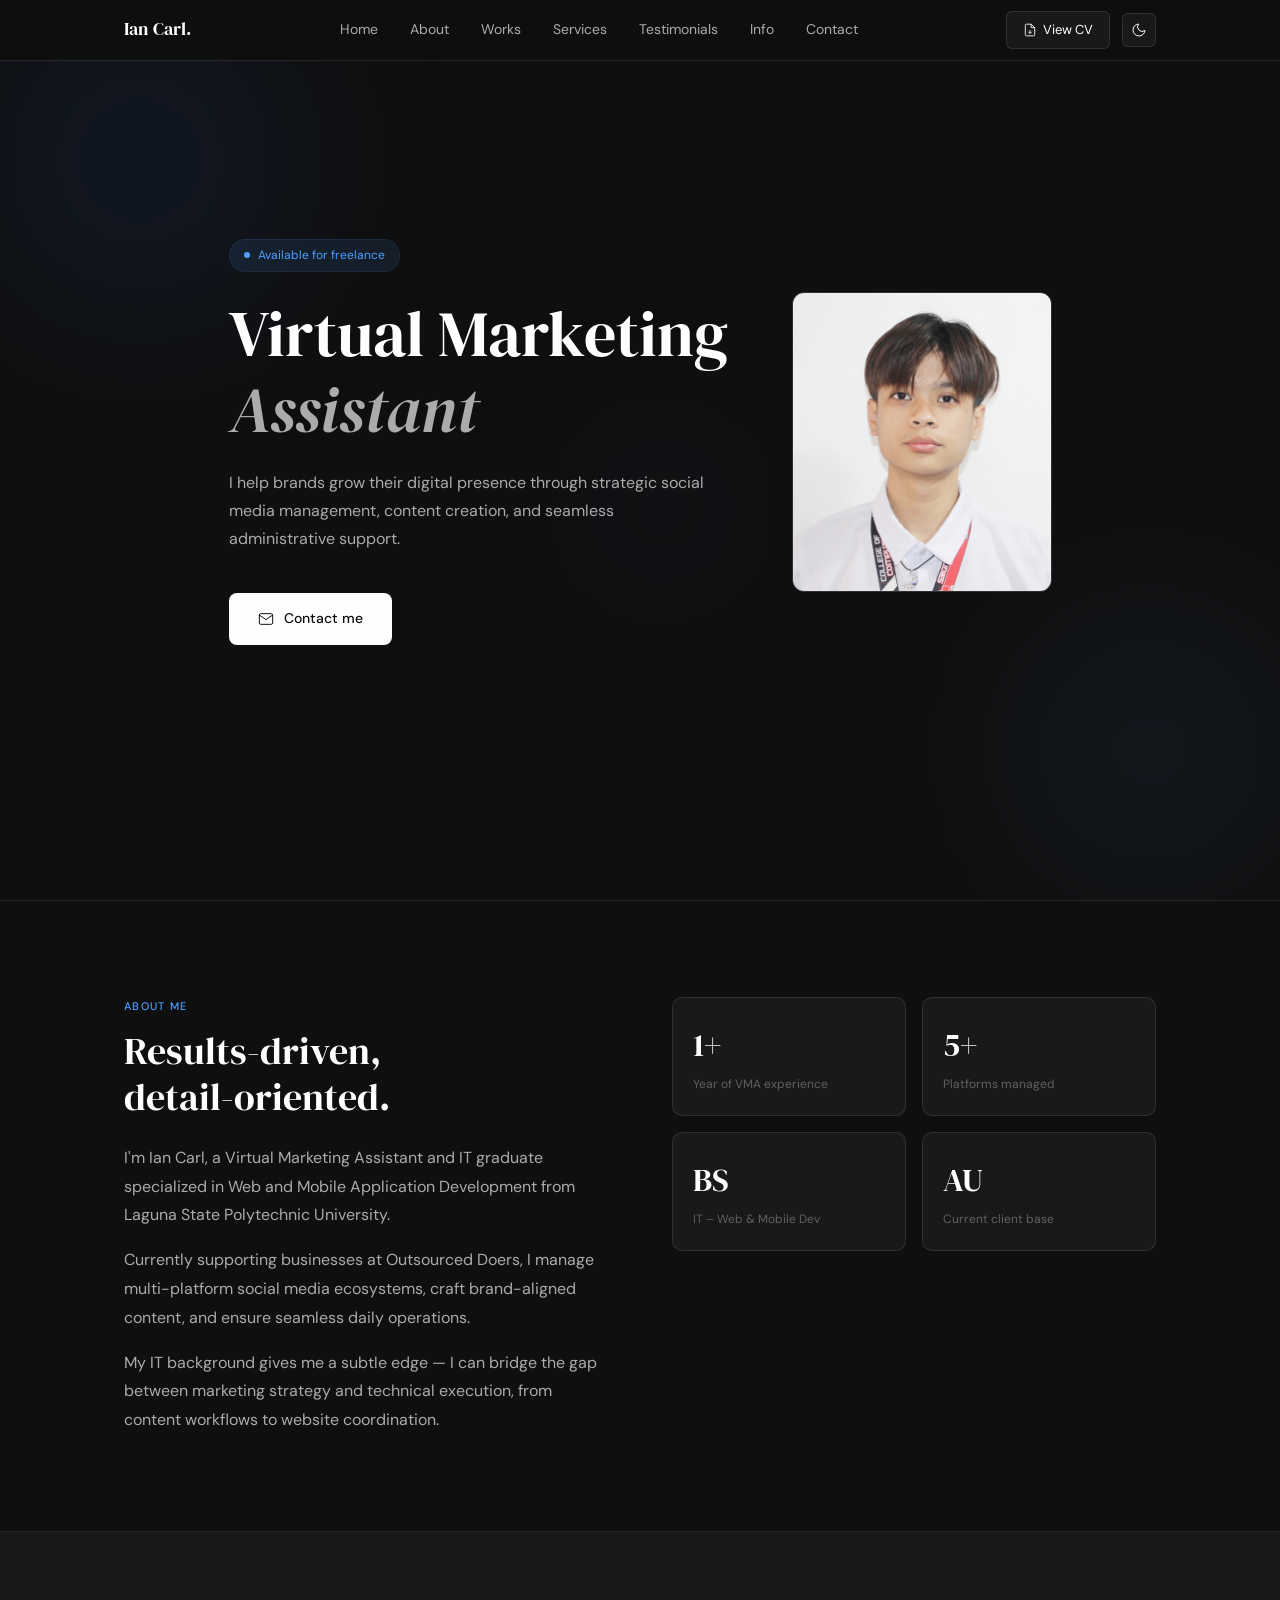
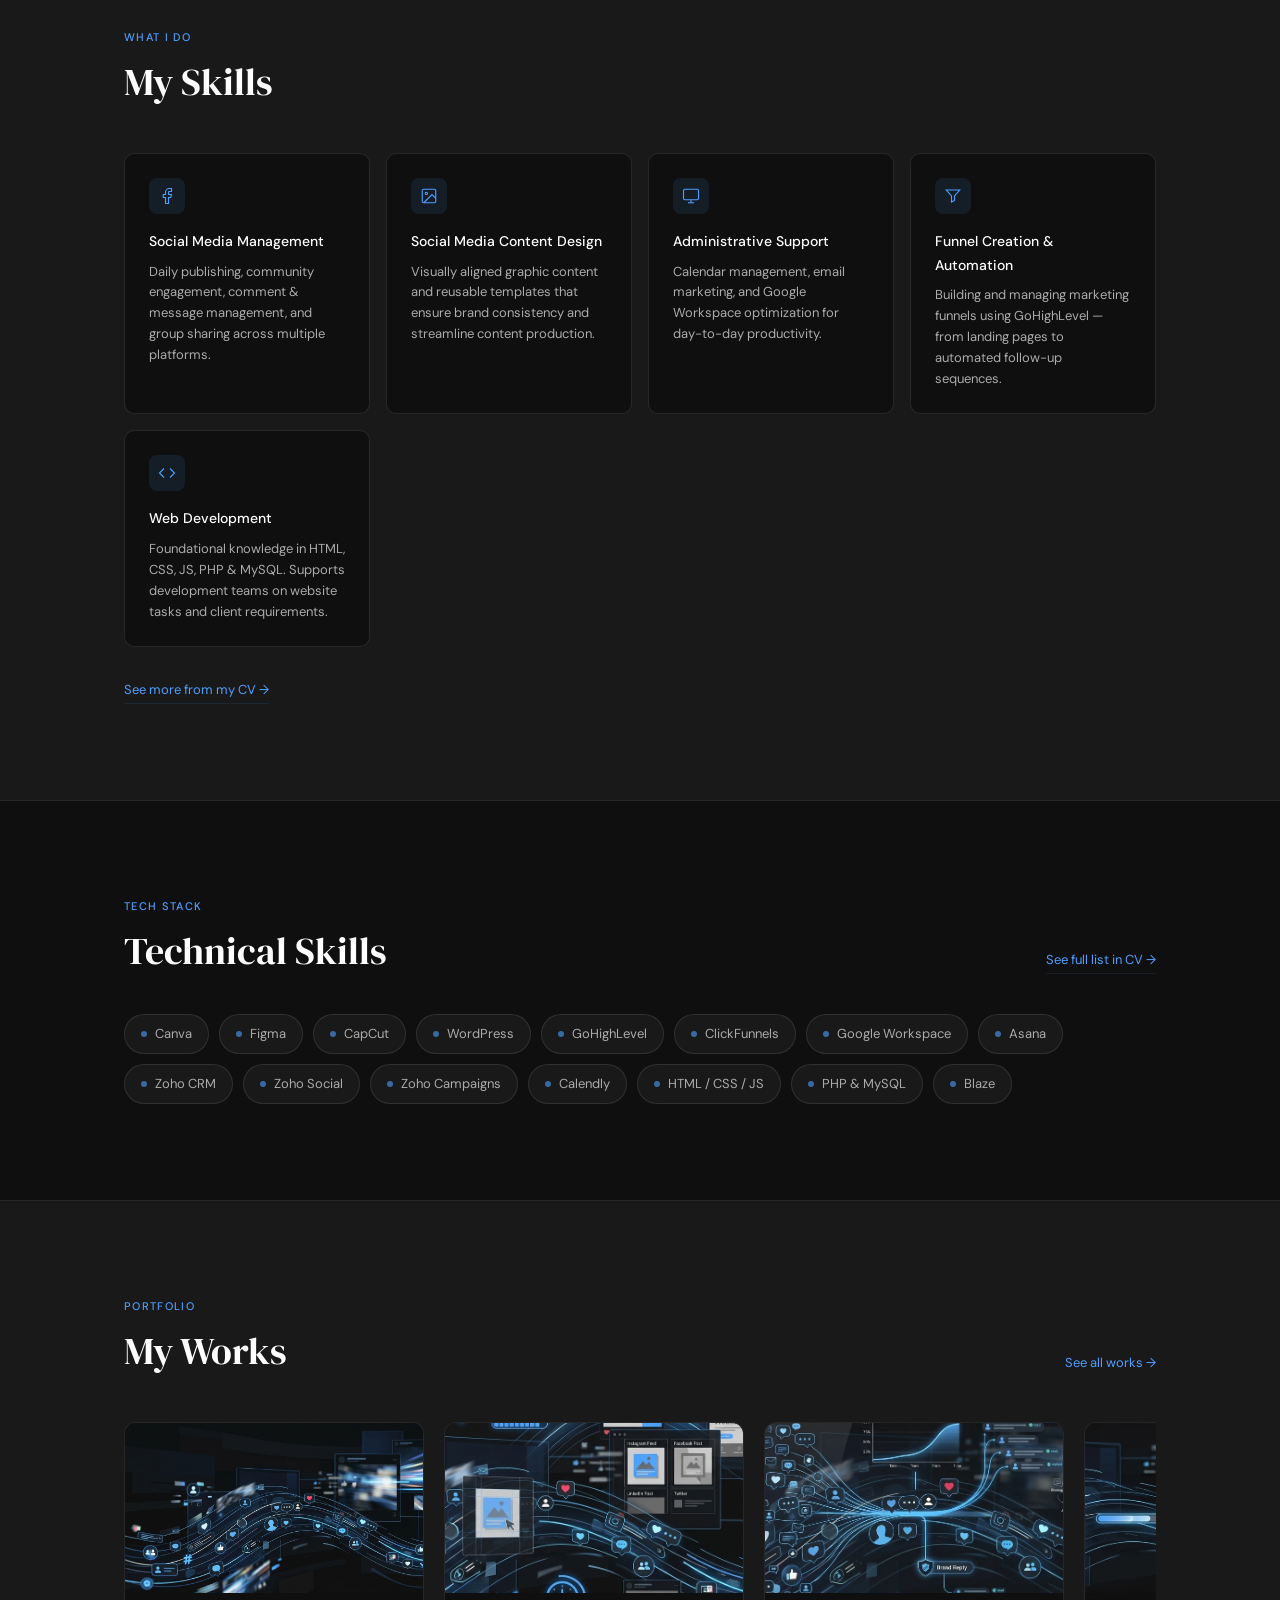
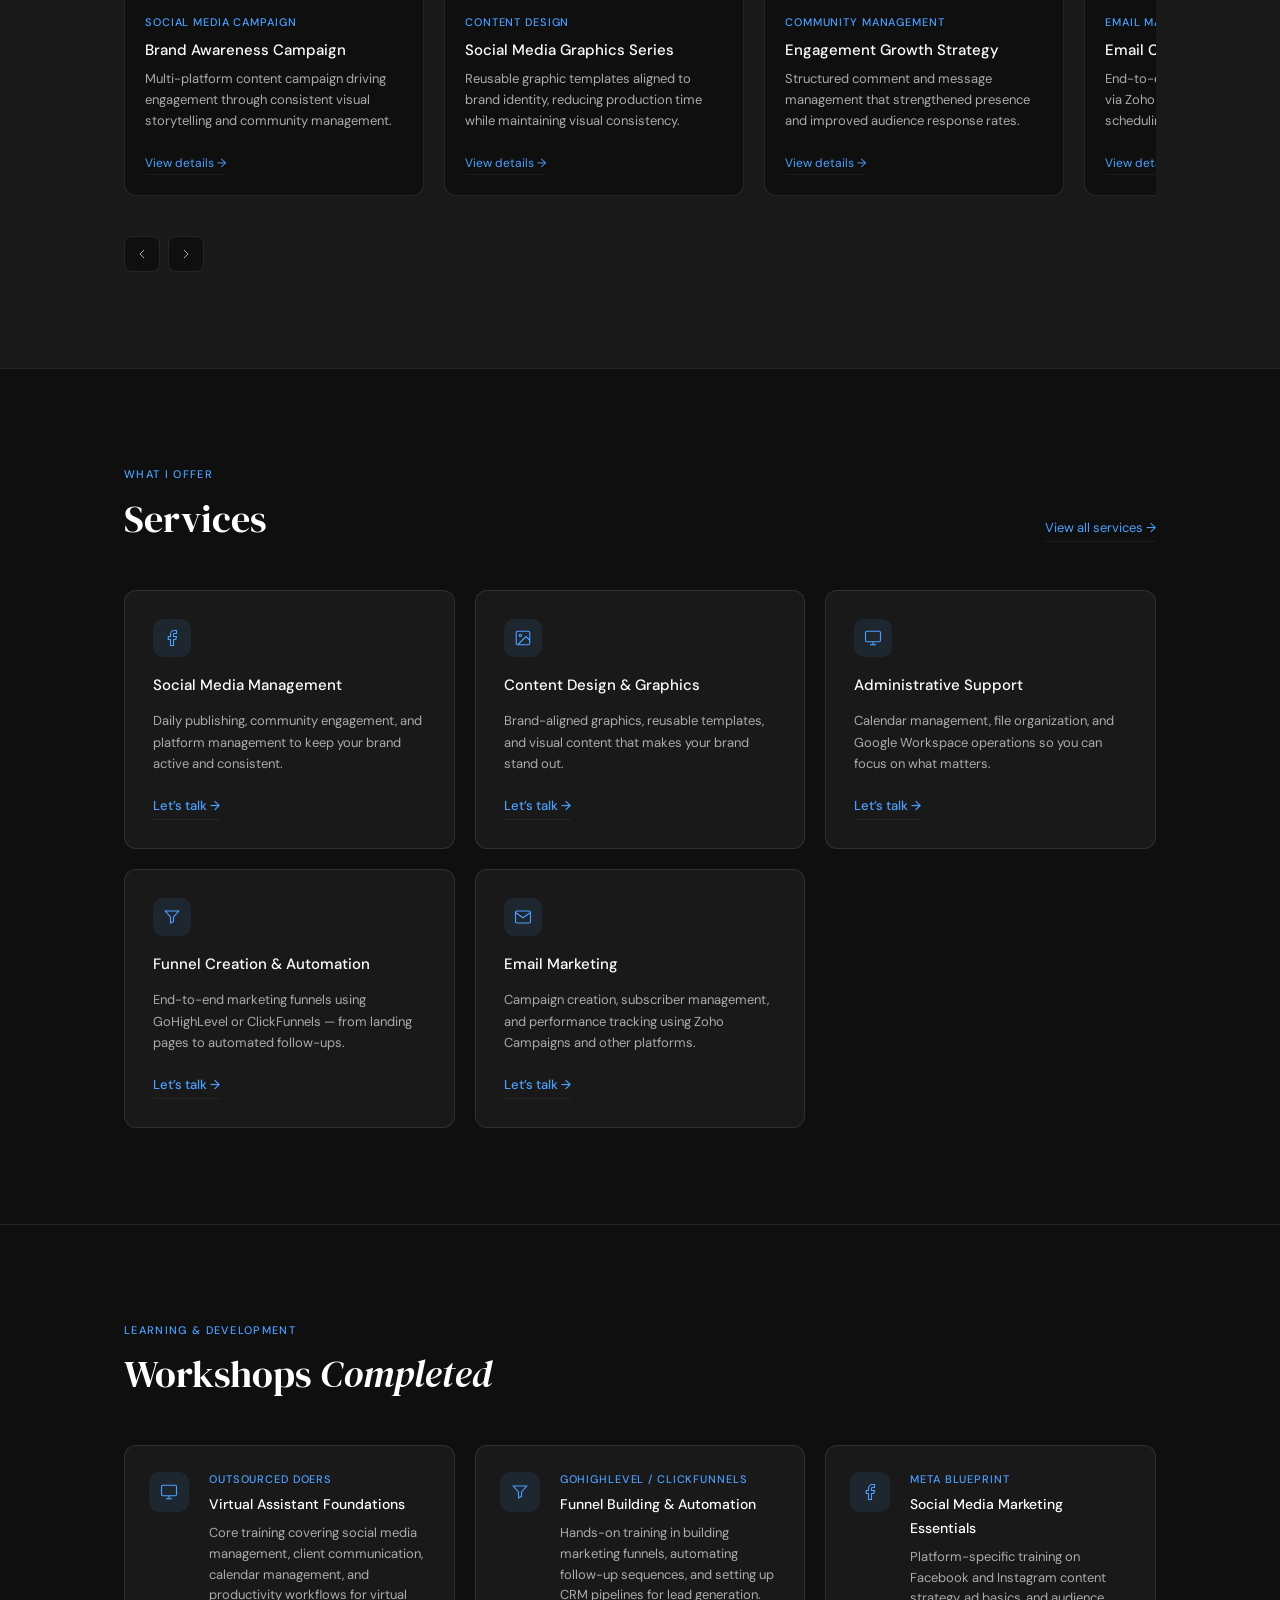
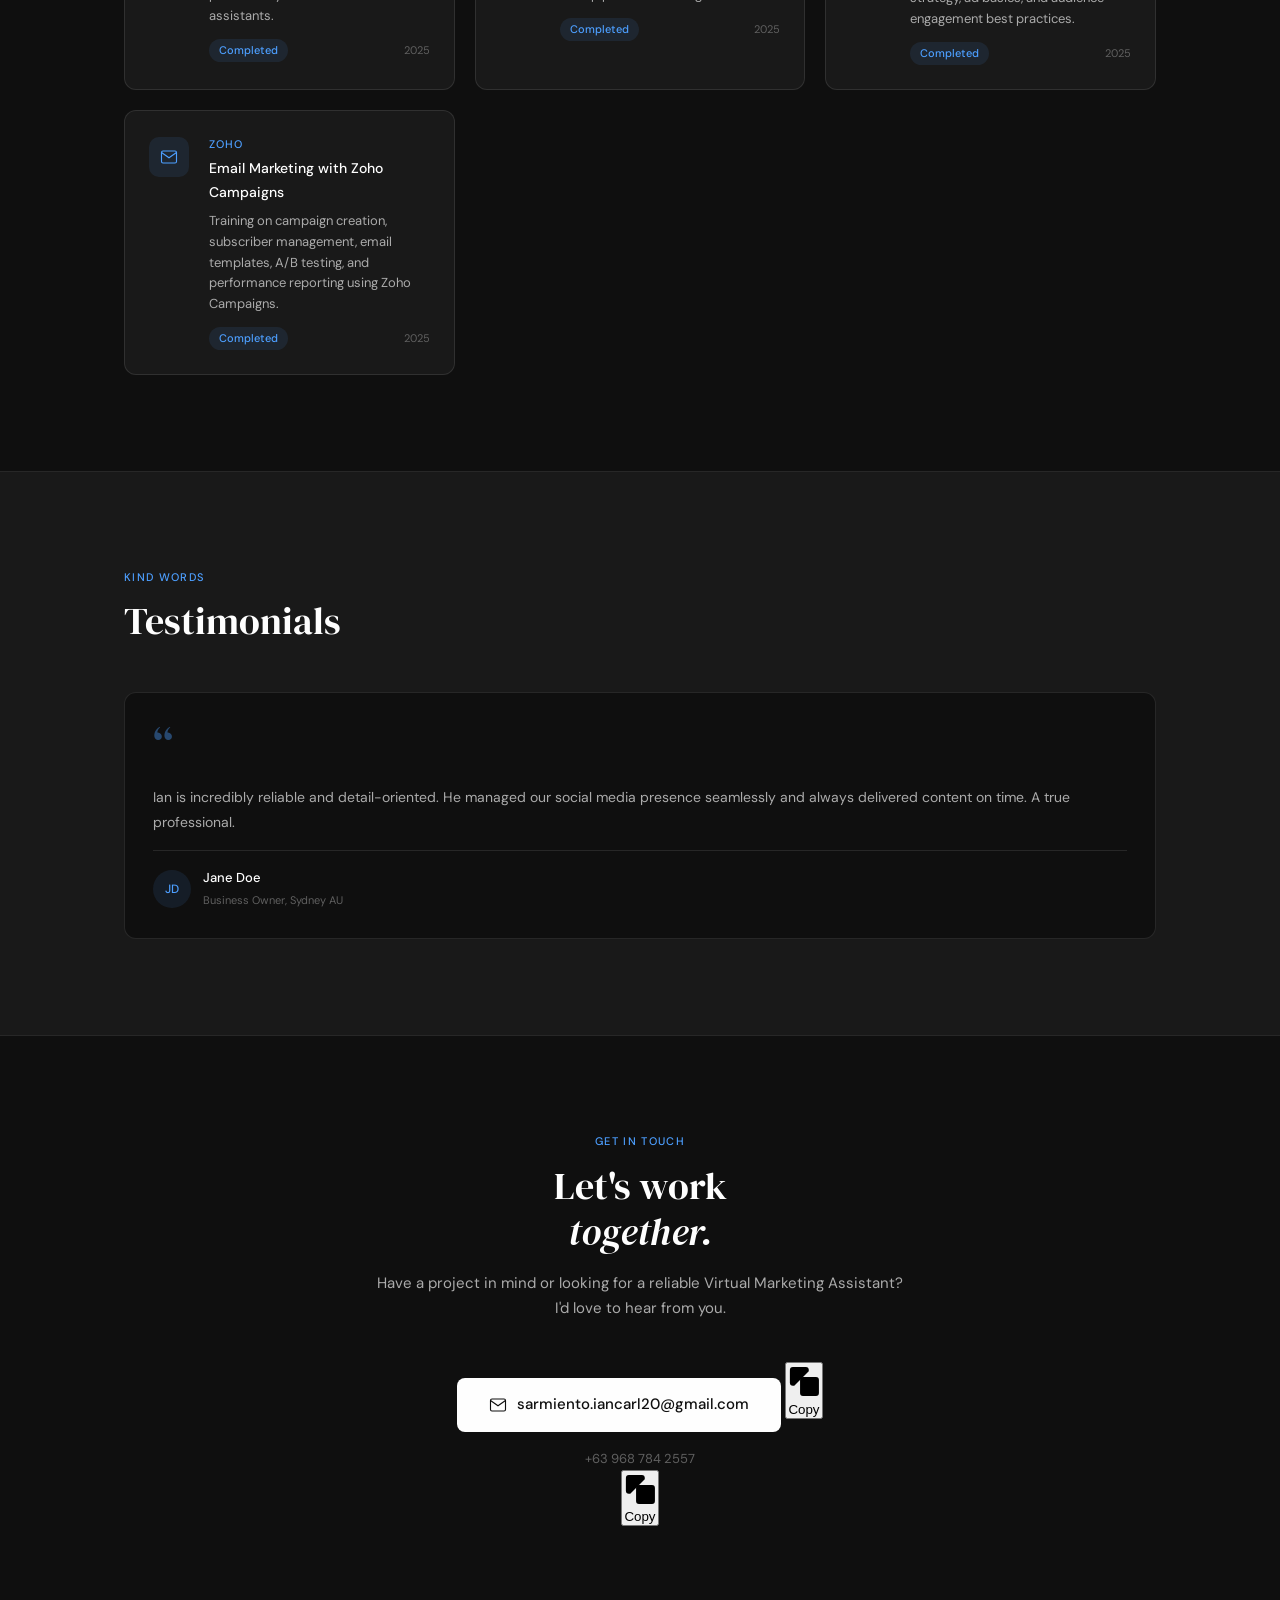
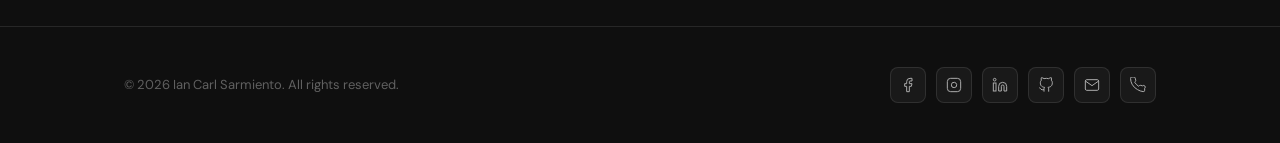
<file: index.html>
<!DOCTYPE html>
<html lang="en" data-theme="dark">
<head>
  <meta charset="UTF-8" />
  <meta name="viewport" content="width=device-width, initial-scale=1.0" />

  <title>Ian Carl Sarmiento &mdash; Virtual Marketing Assistant</title>

  <link rel="preconnect" href="https://fonts.googleapis.com" />
  <link rel="preconnect" href="https://fonts.gstatic.com" crossorigin />
  <link href="https://fonts.googleapis.com/css2?family=DM+Sans:ital,opsz,wght@0,9..40,300;0,9..40,400;0,9..40,500;1,9..40,300&family=DM+Serif+Display:ital@0;1&display=swap" rel="stylesheet" />

  <link rel="icon" type="image/svg+xml" href="data:image/svg+xml,<svg xmlns='http://www.w3.org/2000/svg' viewBox='0 0 64 64'><rect width='64' height='64' rx='14' fill='%230F0F0F'/><path d='M44 18L24 26H18a2 2 0 0 0-2 2v8a2 2 0 0 0 2 2h2l3 10h4l-2-10h1l20 8V18z' fill='%234D9FFF'/><circle cx='46' cy='32' r='3' fill='%234D9FFF' opacity='0.5'/></svg>">

  <link rel="stylesheet" href="styles.css" />
</head>
<body>

  <!-- NAV -->
  <nav>
    <div class="nav-inner">
      <span class="nav-logo"><a href="index.html">Ian Carl.</a></span>
      <ul class="nav-links">
        <li><a href="#hero">Home</a></li>
        <li><a href="#about">About</a></li>
        <li><a href="works.html">Works</a></li>
        <li><a href="services.html">Services</a></li>
        <li><a href="#testimonials">Testimonials</a></li>
        <li><a href="info.html">Info</a></li>
        <li><a href="#contact">Contact</a></li>
      </ul>
      <div class="nav-right">
        <a class="btn-cv" href="assets/pdf/Sarmiento_Ian_Carl_-_CV.pdf" target="_blank" rel="noopener">
          <svg viewBox="0 0 24 24" stroke-width="1.5"><path d="M14 2H6a2 2 0 00-2 2v16a2 2 0 002 2h12a2 2 0 002-2V8z"/><polyline points="14 2 14 8 20 8"/><line x1="12" y1="12" x2="12" y2="18"/><polyline points="9 15 12 18 15 15"/></svg> View CV
        </a>
        <button class="burger" id="burger" aria-label="Toggle menu">
          <span></span><span></span><span></span>
        </button>
        <button class="theme-toggle" id="themeToggle" aria-label="Toggle theme">
          <svg id="iconSun" viewBox="0 0 24 24" style="display:none"><circle cx="12" cy="12" r="5"/><line x1="12" y1="1" x2="12" y2="3"/><line x1="12" y1="21" x2="12" y2="23"/><line x1="4.22" y1="4.22" x2="5.64" y2="5.64"/><line x1="18.36" y1="18.36" x2="19.78" y2="19.78"/><line x1="1" y1="12" x2="3" y2="12"/><line x1="21" y1="12" x2="23" y2="12"/><line x1="4.22" y1="19.78" x2="5.64" y2="18.36"/><line x1="18.36" y1="5.64" x2="19.78" y2="4.22"/></svg>
          <svg id="iconMoon" viewBox="0 0 24 24"><path d="M21 12.79A9 9 0 1111.21 3 7 7 0 0021 12.79z"/></svg>
        </button>
      </div>
    </div>
  </nav>

  <!-- ========== MOBILE MENU ========== -->
  <div class="mobile-menu" id="mobileMenu">
    <ul>
      <li><a href="index.html">Home</a></li>
      <li><a href="#about">About</a></li>
      <li><a href="works.html">Works</a></li>
      <li><a href="services.html">Services</a></li>
      <li><a href="#testimonials">Testimonials</a></li>
      <li><a href="info.html">Info</a></li>
      <li><a href="#contact">Contact</a></li>
    </ul>
    <div class="mobile-menu-bottom">
      <a class="btn-cv" href="assets/pdf/Sarmiento_Ian_Carl_-_CV.pdf" target="_blank" rel="noopener">
        <svg viewBox="0 0 24 24" stroke-width="1.5"><path d="M14 2H6a2 2 0 00-2 2v16a2 2 0 002 2h12a2 2 0 002-2V8z"/><polyline points="14 2 14 8 20 8"/><line x1="12" y1="12" x2="12" y2="18"/><polyline points="9 15 12 18 15 15"/></svg> View CV
      </a>
    </div>
  </div>

  <!-- HERO -->
  <section id="hero">
    <div class="hero-orbs"><span></span><span></span><span></span></div>
    <div class="container">
      <div class="hero-inner">
        <div>
          <div class="hero-tag fade-up">
            <span class="hero-tag-dot"></span>
            Available for freelance
          </div>
          <h1 class="hero-title serif fade-up" style="transition-delay:0.1s">
            Virtual Marketing<br><em>Assistant</em>
          </h1>
          <p class="hero-sub fade-up" style="transition-delay:0.2s">
            I help brands grow their digital presence through strategic social media management, content creation, and seamless administrative support.
          </p>
          <a href="#contact" class="hero-cta fade-up" style="transition-delay:0.3s">
            <svg viewBox="0 0 24 24" stroke-width="1.5"><path d="M4 4h16c1.1 0 2 .9 2 2v12c0 1.1-.9 2-2 2H4c-1.1 0-2-.9-2-2V6c0-1.1.9-2 2-2z"/><polyline points="22,6 12,13 2,6"/></svg>
            Contact me
          </a>
        </div>
        <div class="hero-photo-wrap fade-up" style="transition-delay:0.2s">
          <img src="assets/profile-picture/ian_sarmiento.jpg" alt="Ian Carl Sarmiento" />
        </div>
      </div>
    </div>
  </section>

  <hr class="divider" />

  <!-- ABOUT -->
  <section id="about">
    <div class="container">
      <div class="about-grid">
        <div class="fade-up">
          <p class="section-label">About me</p>
          <h2 class="serif" style="margin-bottom:1.5rem">Results-driven,<br>detail-oriented.</h2>
          <div class="about-text">
            <p>I&#39;m Ian Carl, a Virtual Marketing Assistant and IT graduate specialized in Web and Mobile Application Development from Laguna State Polytechnic University.</p>
            <p>Currently supporting businesses at Outsourced Doers, I manage multi-platform social media ecosystems, craft brand-aligned content, and ensure seamless daily operations.</p>
            <p>My IT background gives me a subtle edge &mdash; I can bridge the gap between marketing strategy and technical execution, from content workflows to website coordination.</p>
          </div>
        </div>
        <div class="about-stats fade-up" style="transition-delay:0.15s">
          <div class="stat-card"><div class="stat-number serif">1+</div><div class="stat-label">Year of VMA experience</div></div>
          <div class="stat-card"><div class="stat-number serif">5+</div><div class="stat-label">Platforms managed</div></div>
          <div class="stat-card"><div class="stat-number serif">BS</div><div class="stat-label">IT &ndash; Web &amp; Mobile Dev</div></div>
          <div class="stat-card"><div class="stat-number serif">AU</div><div class="stat-label">Current client base</div></div>
        </div>
      </div>
    </div>
  </section>

  <hr class="divider" />

  <!-- SKILLS -->
  <section id="skills">
    <div class="container">
      <div class="fade-up">
        <p class="section-label">What I do</p>
        <h2 class="serif">My Skills</h2>
      </div>
      <div class="skills-grid">
        <div class="skill-card fade-up" style="transition-delay:0.05s">
          <div class="skill-icon"><svg viewBox="0 0 24 24"><path d="M18 2h-3a5 5 0 00-5 5v3H7v4h3v8h4v-8h3l1-4h-4V7a1 1 0 011-1h3z"/></svg></div>
          <div class="skill-title">Social Media Management</div>
          <div class="skill-desc">Daily publishing, community engagement, comment &amp; message management, and group sharing across multiple platforms.</div>
        </div>
        <div class="skill-card fade-up" style="transition-delay:0.10s">
          <div class="skill-icon"><svg viewBox="0 0 24 24"><rect x="3" y="3" width="18" height="18" rx="2"/><circle cx="8.5" cy="8.5" r="1.5"/><polyline points="21 15 16 10 5 21"/></svg></div>
          <div class="skill-title">Social Media Content Design</div>
          <div class="skill-desc">Visually aligned graphic content and reusable templates that ensure brand consistency and streamline content production.</div>
        </div>
        <div class="skill-card fade-up" style="transition-delay:0.15s">
          <div class="skill-icon"><svg viewBox="0 0 24 24"><rect x="2" y="3" width="20" height="14" rx="2"/><line x1="8" y1="21" x2="16" y2="21"/><line x1="12" y1="17" x2="12" y2="21"/></svg></div>
          <div class="skill-title">Administrative Support</div>
          <div class="skill-desc">Calendar management, email marketing, and Google Workspace optimization for day-to-day productivity.</div>
        </div>
        <div class="skill-card fade-up" style="transition-delay:0.20s">
          <div class="skill-icon"><svg viewBox="0 0 24 24"><path d="M3 4h18l-7 8v6l-4 2v-8z"/></svg></div>
          <div class="skill-title">Funnel Creation &amp; Automation</div>
          <div class="skill-desc">Building and managing marketing funnels using GoHighLevel &mdash; from landing pages to automated follow-up sequences.</div>
        </div>
        <div class="skill-card fade-up" style="transition-delay:0.25s">
          <div class="skill-icon"><svg viewBox="0 0 24 24"><polyline points="16 18 22 12 16 6"/><polyline points="8 6 2 12 8 18"/></svg></div>
          <div class="skill-title">Web Development</div>
          <div class="skill-desc">Foundational knowledge in HTML, CSS, JS, PHP &amp; MySQL. Supports development teams on website tasks and client requirements.</div>
        </div>
      </div>
      <a class="skills-more fade-up" href="assets/pdf/Sarmiento_Ian_Carl_-_CV.pdf" target="_blank">See more from my CV &rarr;</a>
    </div>
  </section>

  <hr class="divider" />

  <!-- TOOLS -->
  <section id="tools">
    <div class="container">
      <div class="tools-header fade-up">
        <div>
          <p class="section-label">Tech stack</p>
          <h2 class="serif">Technical Skills</h2>
        </div>
        <a class="skills-more" href="assets/pdf/Sarmiento_Ian_Carl_-_CV.pdf" target="_blank">See full list in CV &rarr;</a>
      </div>
      <div class="tools-grid fade-up" style="transition-delay:0.1s">
        <span class="tool-pill"><span class="tool-dot"></span>Canva</span>
        <span class="tool-pill"><span class="tool-dot"></span>Figma</span>
        <span class="tool-pill"><span class="tool-dot"></span>CapCut</span>
        <span class="tool-pill"><span class="tool-dot"></span>WordPress</span>
        <span class="tool-pill"><span class="tool-dot"></span>GoHighLevel</span>
        <span class="tool-pill"><span class="tool-dot"></span>ClickFunnels</span>
        <span class="tool-pill"><span class="tool-dot"></span>Google Workspace</span>
        <span class="tool-pill"><span class="tool-dot"></span>Asana</span>
        <span class="tool-pill"><span class="tool-dot"></span>Zoho CRM</span>
        <span class="tool-pill"><span class="tool-dot"></span>Zoho Social</span>
        <span class="tool-pill"><span class="tool-dot"></span>Zoho Campaigns</span>
        <span class="tool-pill"><span class="tool-dot"></span>Calendly</span>
        <span class="tool-pill"><span class="tool-dot"></span>HTML / CSS / JS</span>
        <span class="tool-pill"><span class="tool-dot"></span>PHP &amp; MySQL</span>
        <span class="tool-pill"><span class="tool-dot"></span>Blaze</span>
      </div>
    </div>
  </section>

  <hr class="divider" />

  <!-- WORKS -->
  <section id="works">
    <div class="container">
      <div class="works-header fade-up">
        <div>
          <p class="section-label">Portfolio</p>
          <h2 class="serif">My Works</h2>
        </div>
        <a href="works.html">See all works &rarr;</a>
      </div>
      <div class="carousel-wrap">
        <div class="carousel" id="carousel">
          <div class="work-card fade-up" style="transition-delay:0.05s">
            <div class="work-thumb"><img src="assets/works-page-modal-thumbnails/brand-awareness-campaign.png" alt=""></div>
            <div class="work-body">
              <div class="work-type">Social Media Campaign</div>
              <div class="work-title">Brand Awareness Campaign</div>
              <div class="work-desc">Multi-platform content campaign driving engagement through consistent visual storytelling and community management.</div>
              <a class="work-link" href="works.html">View details &rarr;</a>
            </div>
          </div>

          <div class="work-card fade-up" style="transition-delay:0.10s">
            <div class="work-thumb"><img src="assets/works-page-modal-thumbnails/social-media-graphics.png" alt=""></div>
            <div class="work-body">
              <div class="work-type">Content Design</div>
              <div class="work-title">Social Media Graphics Series</div>
              <div class="work-desc">Reusable graphic templates aligned to brand identity, reducing production time while maintaining visual consistency.</div>
              <a class="work-link" href="works.html">View details &rarr;</a>
            </div>
          </div>

          <div class="work-card fade-up" style="transition-delay:0.15s">
            <div class="work-thumb"><img src="assets/works-page-modal-thumbnails/engagement-growth.png" alt=""></div>
            <div class="work-body">
              <div class="work-type">Community Management</div>
              <div class="work-title">Engagement Growth Strategy</div>
              <div class="work-desc">Structured comment and message management that strengthened presence and improved audience response rates.</div>
              <a class="work-link" href="works.html">View details &rarr;</a>
            </div>
          </div>

          <div class="work-card fade-up" style="transition-delay:0.20s">
            <div class="work-thumb"><img src="assets/works-page-modal-thumbnails/email-campaign.png" alt=""></div>
            <div class="work-body">
              <div class="work-type">Email Marketing</div>
              <div class="work-title">Email Campaign Execution</div>
              <div class="work-desc">End-to-end email campaign management via Zoho Campaigns &mdash; from content scheduling to performance tracking.</div>
              <a class="work-link" href="works.html">View details &rarr;</a>
            </div>
          </div>

          <div class="work-card fade-up" style="transition-delay:0.25s">
            <div class="work-thumb"><img src="assets/works-page-modal-thumbnails/short-form-video.png" alt=""></div>
            <div class="work-body">
              <div class="work-type">Content Design</div>
              <div class="work-title">Short-Form Video Content</div>
              <div class="work-desc">Edited and optimized short-form videos for Reels and TikTok to boost reach and engagement metrics.</div>
              <a class="work-link" href="works.html">View details &rarr;</a>
            </div>
          </div>
        </div>
        <div class="carousel-nav fade-up">
          <button class="carousel-btn" id="prevBtn" aria-label="Previous">
            <svg viewBox="0 0 24 24" stroke-width="1.5"><polyline points="15 18 9 12 15 6"/></svg>
          </button>
          <button class="carousel-btn" id="nextBtn" aria-label="Next">
            <svg viewBox="0 0 24 24" stroke-width="1.5"><polyline points="9 18 15 12 9 6"/></svg>
          </button>
        </div>
      </div>
    </div>
  </section>

  <hr class="divider" />

  <!-- SERVICES -->
  <section id="services">
    <div class="container">
      <div class="services-intro fade-up">
        <div>
          <p class="section-label">What I offer</p>
          <h2 class="serif">Services</h2>
        </div>
        <a href="services.html" class="services-more-link fade-up" style="transition-delay:0.05s">
          View all services &rarr;
        </a>
      </div>
      <div class="services-grid fade-up" style="transition-delay:0.10s">

        <div class="service-card">
          <div class="service-icon">
            <svg viewBox="0 0 24 24"><path d="M18 2h-3a5 5 0 00-5 5v3H7v4h3v8h4v-8h3l1-4h-4V7a1 1 0 011-1h3z"/></svg>
          </div>
          <div class="service-title">Social Media Management</div>
          <div class="service-desc">Daily publishing, community engagement, and platform management to keep your brand active and consistent.</div>
          <a class="service-cta" href="services.html#smm">Let&rsquo;s talk &rarr;</a>
        </div>

        <div class="service-card">
          <div class="service-icon">
            <svg viewBox="0 0 24 24"><rect x="3" y="3" width="18" height="18" rx="2"/><circle cx="8.5" cy="8.5" r="1.5"/><polyline points="21 15 16 10 5 21"/></svg>
          </div>
          <div class="service-title">Content Design &amp; Graphics</div>
          <div class="service-desc">Brand-aligned graphics, reusable templates, and visual content that makes your brand stand out.</div>
          <a class="service-cta" href="services.html#content">Let&rsquo;s talk &rarr;</a>
        </div>

        <div class="service-card">
          <div class="service-icon">
            <svg viewBox="0 0 24 24"><rect x="2" y="3" width="20" height="14" rx="2"/><line x1="8" y1="21" x2="16" y2="21"/><line x1="12" y1="17" x2="12" y2="21"/></svg>
          </div>
          <div class="service-title">Administrative Support</div>
          <div class="service-desc">Calendar management, file organization, and Google Workspace operations so you can focus on what matters.</div>
          <a class="service-cta" href="services.html#admin">Let&rsquo;s talk &rarr;</a>
        </div>

        <div class="service-card">
          <div class="service-icon">
            <svg viewBox="0 0 24 24"><path d="M3 4h18l-7 8v6l-4 2v-8z"/></svg>
          </div>
          <div class="service-title">Funnel Creation &amp; Automation</div>
          <div class="service-desc">End-to-end marketing funnels using GoHighLevel or ClickFunnels — from landing pages to automated follow-ups.</div>
          <a class="service-cta" href="services.html#funnel">Let&rsquo;s talk &rarr;</a>
        </div>

        <div class="service-card">
          <div class="service-icon">
            <svg viewBox="0 0 24 24"><path d="M4 4h16c1.1 0 2 .9 2 2v12c0 1.1-.9 2-2 2H4c-1.1 0-2-.9-2-2V6c0-1.1.9-2 2-2z"/><polyline points="22,6 12,13 2,6"/></svg>
          </div>
          <div class="service-title">Email Marketing</div>
          <div class="service-desc">Campaign creation, subscriber management, and performance tracking using Zoho Campaigns and other platforms.</div>
          <a class="service-cta" href="services.html#email">Let&rsquo;s talk &rarr;</a>
        </div>

      </div>
    </div>
  </section>

  <hr class="divider" />

  <!-- WORKSHOPS -->
  <section id="workshops">
    <div class="container">
      <div class="workshops-header fade-up">
        <p class="section-label">Learning &amp; Development</p>
        <h2 class="serif">Workshops <em>Completed</em></h2>
      </div>
      <div class="workshops-grid fade-up" style="transition-delay:0.05s">
        <div class="workshop-card">
          <div class="workshop-icon"><svg viewBox="0 0 24 24"><rect x="2" y="3" width="20" height="14" rx="2"/><line x1="8" y1="21" x2="16" y2="21"/><line x1="12" y1="17" x2="12" y2="21"/></svg></div>
          <div class="workshop-body">
            <div class="workshop-org">Outsourced Doers</div>
            <div class="workshop-title">Virtual Assistant Foundations</div>
            <div class="workshop-desc">Core training covering social media management, client communication, calendar management, and productivity workflows for virtual assistants.</div>
            <div class="workshop-meta"><span class="workshop-badge">Completed</span><span class="workshop-year">2025</span></div>
          </div>
        </div>
        <div class="workshop-card">
          <div class="workshop-icon"><svg viewBox="0 0 24 24"><path d="M3 4h18l-7 8v6l-4 2v-8z"/></svg></div>
          <div class="workshop-body">
            <div class="workshop-org">GoHighLevel / ClickFunnels</div>
            <div class="workshop-title">Funnel Building &amp; Automation</div>
            <div class="workshop-desc">Hands-on training in building marketing funnels, automating follow-up sequences, and setting up CRM pipelines for lead generation.</div>
            <div class="workshop-meta"><span class="workshop-badge">Completed</span><span class="workshop-year">2025</span></div>
          </div>
        </div>
        <div class="workshop-card">
          <div class="workshop-icon"><svg viewBox="0 0 24 24"><path d="M18 2h-3a5 5 0 00-5 5v3H7v4h3v8h4v-8h3l1-4h-4V7a1 1 0 011-1h3z"/></svg></div>
          <div class="workshop-body">
            <div class="workshop-org">Meta Blueprint</div>
            <div class="workshop-title">Social Media Marketing Essentials</div>
            <div class="workshop-desc">Platform-specific training on Facebook and Instagram content strategy, ad basics, and audience engagement best practices.</div>
            <div class="workshop-meta"><span class="workshop-badge">Completed</span><span class="workshop-year">2025</span></div>
          </div>
        </div>
        <div class="workshop-card">
          <div class="workshop-icon"><svg viewBox="0 0 24 24"><path d="M4 4h16c1.1 0 2 .9 2 2v12c0 1.1-.9 2-2 2H4c-1.1 0-2-.9-2-2V6c0-1.1.9-2 2-2z"/><polyline points="22,6 12,13 2,6"/></svg></div>
          <div class="workshop-body">
            <div class="workshop-org">Zoho</div>
            <div class="workshop-title">Email Marketing with Zoho Campaigns</div>
            <div class="workshop-desc">Training on campaign creation, subscriber management, email templates, A/B testing, and performance reporting using Zoho Campaigns.</div>
            <div class="workshop-meta"><span class="workshop-badge">Completed</span><span class="workshop-year">2025</span></div>
          </div>
        </div>
      </div>
    </div>
  </section>

  <hr class="divider" />

  <!-- TESTIMONIALS -->
  <section id="testimonials">
    <div class="container">
      <div class="fade-up">
        <p class="section-label">Kind words</p>
        <h2 class="serif">Testimonials</h2>
      </div>
      <div class="testimonials-grid fade-up" style="transition-delay:0.05s">

        <div class="testimonial-card">
          <div class="testimonial-quote">&ldquo;</div>
          <p class="testimonial-text">Ian is incredibly reliable and detail-oriented. He managed our social media presence seamlessly and always delivered content on time. A true professional.</p>
          <div class="testimonial-author">
            <div class="testimonial-avatar">JD</div>
            <div>
              <div class="testimonial-name">Jane Doe</div>
              <div class="testimonial-role">Business Owner, Sydney AU</div>
            </div>
          </div>
        </div>
      </div>

    </div>
  </section>

  <hr class="divider" />

  <!-- CONTACT -->
  <section id="contact">
    <div class="container">
      <div class="contact-inner fade-up">
        <p class="section-label">Get in touch</p>
        <h2 class="serif" style="margin-bottom:0">Let&#39;s work<br><em>together.</em></h2>
        <p class="contact-desc">Have a project in mind or looking for a reliable Virtual Marketing Assistant?<br>I&#39;d love to hear from you.</p>
        <a class="contact-email" href="ma&#105;lto&#58;sarmiento.iancarl20&#64;gmail.com">
          <svg viewBox="0 0 24 24" stroke-width="1.5"><path d="M4 4h16c1.1 0 2 .9 2 2v12c0 1.1-.9 2-2 2H4c-1.1 0-2-.9-2-2V6c0-1.1.9-2 2-2z"/><polyline points="22,6 12,13 2,6"/></svg>
          sarmiento.iancarl20@gmail.com
        </a>
        <button class="copy-btn" data-copy="sarmiento.iancarl20@gmail.com" aria-label="Copy email">
          <svg class="copy-icon" viewBox="0 0 24 24"><rect x="9" y="9" width="13" height="13" rx="2"/><path d="M5 15H4a2 2 0 01-2-2V4a2 2 0 012-2h9a2 2 0 012 2v1"/></svg>
          <svg class="check-icon" viewBox="0 0 24 24" style="display:none"><polyline points="20 6 9 17 4 12"/></svg>
          <span class="copy-label">Copy</span>
        </button>
        <div class="contact-phone-row">
          <p class="contact-phone">+63 968 784 2557</p>
          <button class="copy-btn" data-copy="+639687842557" aria-label="Copy phone">
            <svg class="copy-icon" viewBox="0 0 24 24"><rect x="9" y="9" width="13" height="13" rx="2"/><path d="M5 15H4a2 2 0 01-2-2V4a2 2 0 012-2h9a2 2 0 012 2v1"/></svg>
            <svg class="check-icon" viewBox="0 0 24 24" style="display:none"><polyline points="20 6 9 17 4 12"/></svg>
            <span class="copy-label">Copy</span>
          </button>
        </div>
      </div>
    </div>
  </section>

  <footer>
    <div class="footer-inner">
      <span class="footer-copy">&copy; 2026 Ian Carl Sarmiento. All rights reserved.</span>
      <div class="footer-socials">
        <a class="social-link" href="https://www.facebook.com/icsrmnt" target="_blank" rel="noopener" aria-label="Facebook">
          <svg viewBox="0 0 24 24"><path d="M18 2h-3a5 5 0 00-5 5v3H7v4h3v8h4v-8h3l1-4h-4V7a1 1 0 011-1h3z"/></svg>
        </a>
        <a class="social-link" href="https://www.instagram.com/srmiento_/" target="_blank" rel="noopener" aria-label="Instagram">
          <svg viewBox="0 0 24 24"><rect x="2" y="2" width="20" height="20" rx="5"/><path d="M16 11.37A4 4 0 1112.63 8 4 4 0 0116 11.37z"/><line x1="17.5" y1="6.5" x2="17.51" y2="6.5"/></svg>
        </a>
        <a class="social-link" href="https://www.linkedin.com/in/ian-carl-sarmiento-1b087b373/" target="_blank" rel="noopener" aria-label="LinkedIn">
          <svg viewBox="0 0 24 24"><path d="M16 8a6 6 0 016 6v7h-4v-7a2 2 0 00-2-2 2 2 0 00-2 2v7h-4v-7a6 6 0 016-6z"/><rect x="2" y="9" width="4" height="12"/><circle cx="4" cy="4" r="2"/></svg>
        </a>
        <a class="social-link" href="https://github.com/sarmientoiancarl" target="_blank" rel="noopener" aria-label="GitHub">
          <svg viewBox="0 0 24 24"><path d="M9 19c-5 1.5-5-2.5-7-3m14 6v-3.87a3.37 3.37 0 00-.94-2.61c3.14-.35 6.44-1.54 6.44-7A5.44 5.44 0 0020 4.77 5.07 5.07 0 0019.91 1S18.73.65 16 2.48a13.38 13.38 0 00-7 0C6.27.65 5.09 1 5.09 1A5.07 5.07 0 005 4.77a5.44 5.44 0 00-1.5 3.78c0 5.42 3.3 6.61 6.44 7A3.37 3.37 0 009 18.13V22"/></svg>
        </a>
        <a class="social-link" href="ma&#105;lto&#58;sarmiento.iancarl20&#64;gmail.com" aria-label="Email">
          <svg viewBox="0 0 24 24"><path d="M4 4h16c1.1 0 2 .9 2 2v12c0 1.1-.9 2-2 2H4c-1.1 0-2-.9-2-2V6c0-1.1.9-2 2-2z"/><polyline points="22,6 12,13 2,6"/></svg>
        </a>
        <a class="social-link" href="tel:+639687842557" aria-label="Phone">
          <svg viewBox="0 0 24 24"><path d="M22 16.92v3a2 2 0 01-2.18 2 19.79 19.79 0 01-8.63-3.07A19.5 19.5 0 013.07 10.8 19.79 19.79 0 01.84 2.18 2 2 0 012.83 0h3a2 2 0 012 1.72c.127.96.361 1.903.7 2.81a2 2 0 01-.45 2.11L7.09 7.91a16 16 0 006 6l.91-.91a2 2 0 012.11-.45c.907.339 1.85.573 2.81.7A2 2 0 0122 16.92z"/></svg>
      
        </a>
      </div>
    </div>
  </footer>

  <!-- BACK TO TOP -->
  <button class="back-to-top" id="backToTop" aria-label="Back to top">
    <svg viewBox="0 0 24 24"><polyline points="18 15 12 9 6 15"/></svg>
  </button>

  <script src="scripts.js"></script>
</body>
</html>
</file>
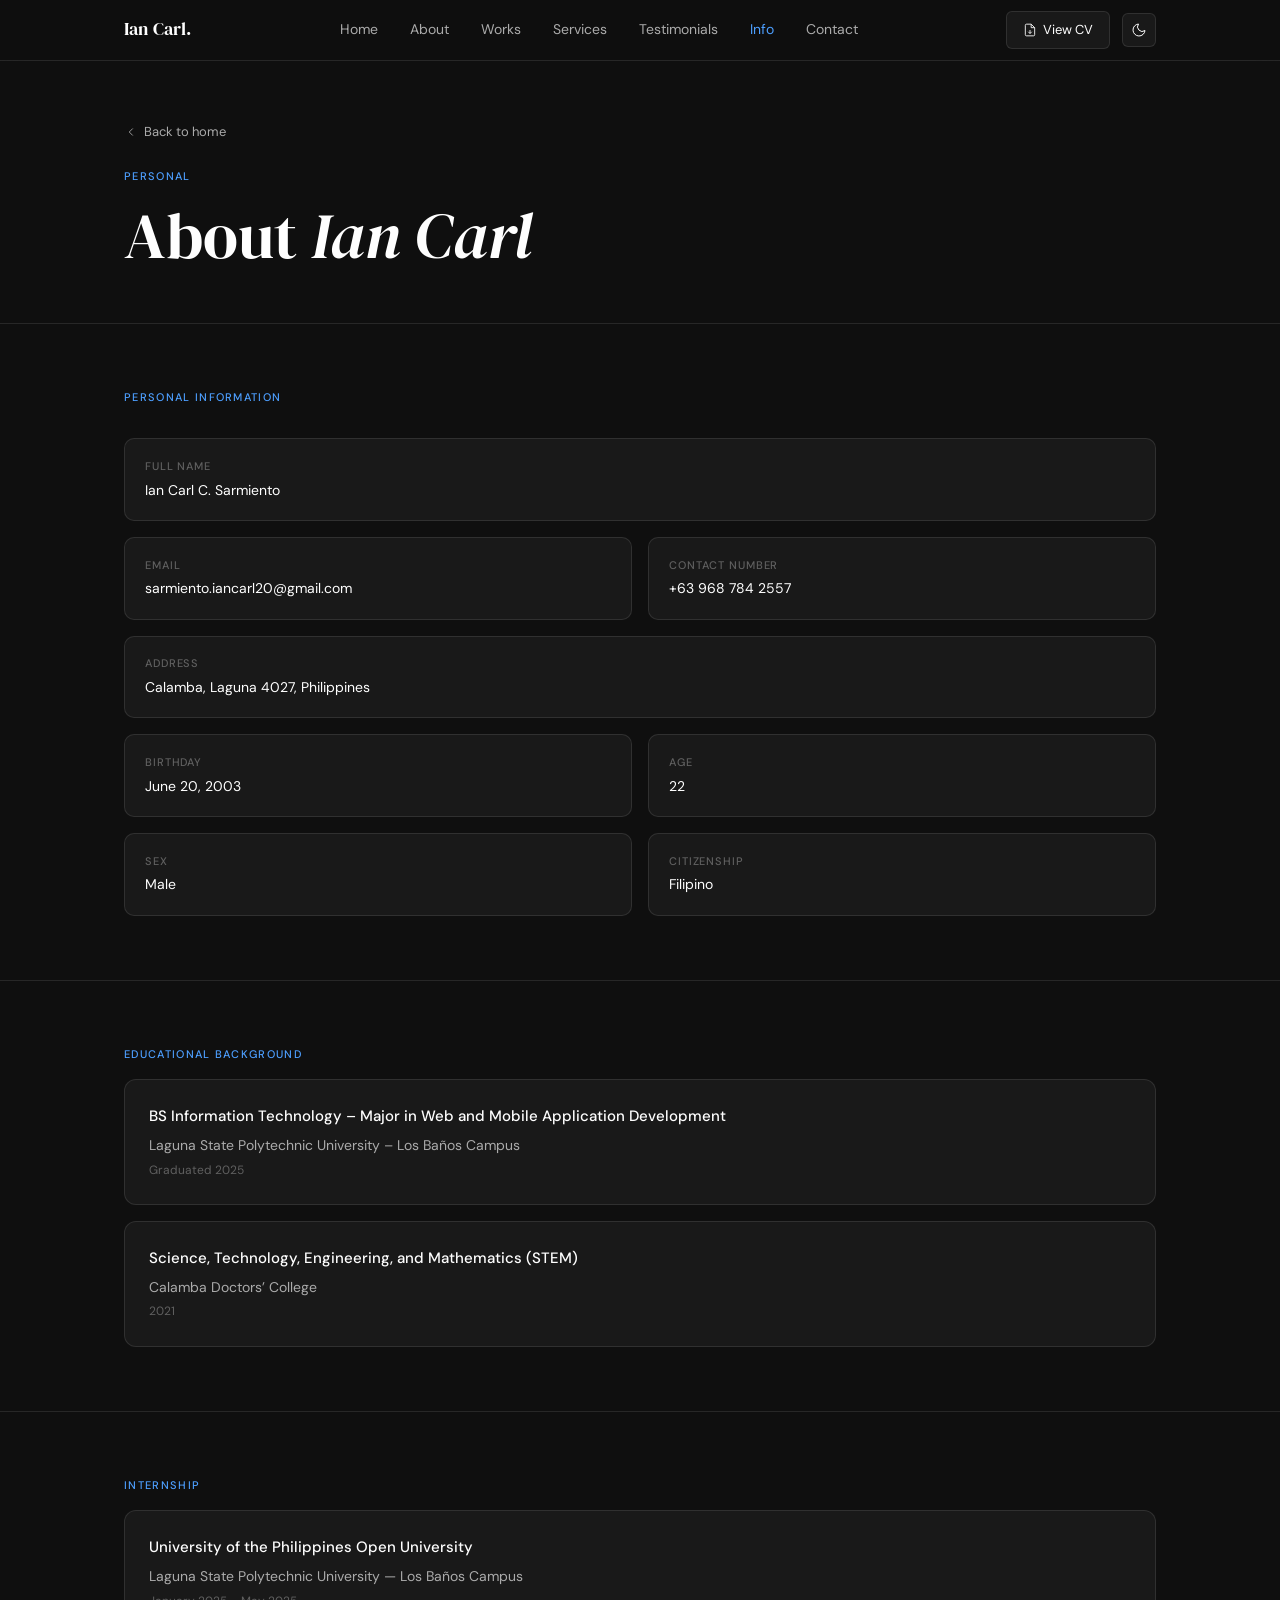
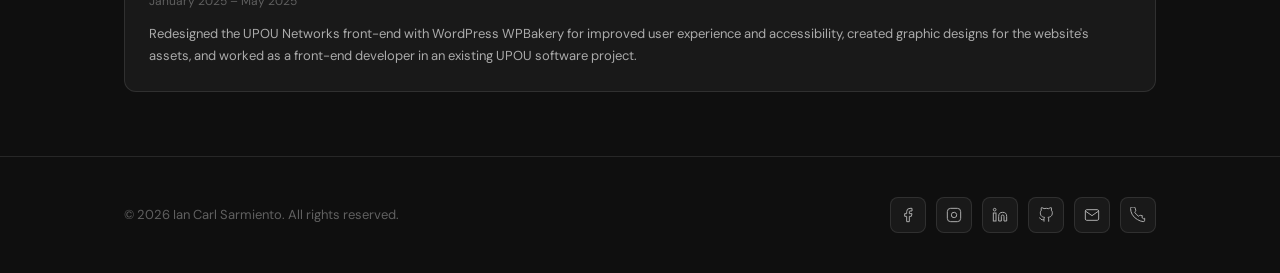
<file: info.html>
<!DOCTYPE html>
<html lang="en" data-theme="dark">
<head>
  <meta charset="UTF-8" />
  <meta name="viewport" content="width=device-width, initial-scale=1.0" />

  <title>Info &mdash; Ian Carl Sarmiento</title>

  <link rel="preconnect" href="https://fonts.googleapis.com" />
  <link rel="preconnect" href="https://fonts.gstatic.com" crossorigin />
  <link href="https://fonts.googleapis.com/css2?family=DM+Sans:ital,opsz,wght@0,9..40,300;0,9..40,400;0,9..40,500;1,9..40,300&family=DM+Serif+Display:ital@0;1&display=swap" rel="stylesheet" />

  <link rel="icon" type="image/svg+xml" href="data:image/svg+xml,<svg xmlns='http://www.w3.org/2000/svg' viewBox='0 0 64 64'><rect width='64' height='64' rx='14' fill='%230F0F0F'/><path d='M44 18L24 26H18a2 2 0 0 0-2 2v8a2 2 0 0 0 2 2h2l3 10h4l-2-10h1l20 8V18z' fill='%234D9FFF'/><circle cx='46' cy='32' r='3' fill='%234D9FFF' opacity='0.5'/></svg>">

  <link rel="stylesheet" href="styles.css" />
</head>
<body>

  <!-- NAV -->
  <nav>
    <div class="nav-inner">
      <a href="index.html" class="nav-logo">Ian Carl.</a>
      <ul class="nav-links">
        <li><a href="index.html">Home</a></li>
        <li><a href="index.html#about">About</a></li>
        <li><a href="works.html">Works</a></li>
        <li><a href="services.html">Services</a></li>
        <li><a href="index.html#testimonials">Testimonials</a></li>
        <li><a href="info.html" class="active">Info</a></li>
        <li><a href="index.html#contact">Contact</a></li>
      </ul>
      <div class="nav-right">
        <a class="btn-cv" href="assets/pdf/Sarmiento_Ian_Carl_-_CV.pdf" target="_blank" rel="noopener">
          <svg viewBox="0 0 24 24" stroke-width="1.5"><path d="M14 2H6a2 2 0 00-2 2v16a2 2 0 002 2h12a2 2 0 002-2V8z"/><polyline points="14 2 14 8 20 8"/><line x1="12" y1="12" x2="12" y2="18"/><polyline points="9 15 12 18 15 15"/></svg> View CV
        </a>
        <button class="burger" id="burger" aria-label="Toggle menu">
          <span></span><span></span><span></span>
        </button>
        <button class="theme-toggle" id="themeToggle" aria-label="Toggle theme">
          <svg id="iconSun" viewBox="0 0 24 24" style="display:none"><circle cx="12" cy="12" r="5"/><line x1="12" y1="1" x2="12" y2="3"/><line x1="12" y1="21" x2="12" y2="23"/><line x1="4.22" y1="4.22" x2="5.64" y2="5.64"/><line x1="18.36" y1="18.36" x2="19.78" y2="19.78"/><line x1="1" y1="12" x2="3" y2="12"/><line x1="21" y1="12" x2="23" y2="12"/><line x1="4.22" y1="19.78" x2="5.64" y2="18.36"/><line x1="18.36" y1="5.64" x2="19.78" y2="4.22"/></svg>
          <svg id="iconMoon" viewBox="0 0 24 24"><path d="M21 12.79A9 9 0 1111.21 3 7 7 0 0021 12.79z"/></svg>
        </button>
      </div>
    </div>
  </nav>

  <!-- MOBILE MENU -->
  <div class="mobile-menu" id="mobileMenu">
    <ul>
      <li><a href="index.html">Home</a></li>
      <li><a href="index.html#about">About</a></li>
      <li><a href="works.html">Works</a></li>
      <li><a href="services.html">Services</a></li>
      <li><a href="index.html#testimonials">Testimonials</a></li>
      <li><a href="info.html" class="active">Info</a></li>
      <li><a href="index.html#contact">Contact</a></li>
    </ul>
    <div class="mobile-menu-bottom">
      <a class="btn-cv" href="assets/pdf/Sarmiento_Ian_Carl_-_CV.pdf">
        <svg viewBox="0 0 24 24" stroke-width="1.5"><path d="M14 2H6a2 2 0 00-2 2v16a2 2 0 002 2h12a2 2 0 002-2V8z"/><polyline points="14 2 14 8 20 8"/><line x1="12" y1="12" x2="12" y2="18"/><polyline points="9 15 12 18 15 15"/></svg> View CV
      </a>
    </div>
  </div>

  <!-- PAGE HEADER -->
  <header class="info-header">
    <div class="container">
      <div class="fade-up">
        <a href="index.html" class="back-link">
          <svg viewBox="0 0 24 24" stroke-width="1.5"><polyline points="15 18 9 12 15 6"/></svg>
          Back to home
        </a>
        <p class="section-label" style="margin-top:1.25rem;">Personal</p>
        <h1 class="serif" style="margin-top:0.5rem;">About <em>Ian Carl</em></h1>
      </div>
    </div>
  </header>

  <!-- PERSONAL INFO -->
  <section class="info-section">
    <div class="container">
      <div class="fade-up"><p class="section-label">Personal Information</p></div>
      <div class="info-grid fade-up" style="transition-delay:0.05s">
        <div class="info-row full"><span class="info-key">Full Name</span><span class="info-val">Ian Carl C. Sarmiento</span></div>
        <div class="info-row"><span class="info-key">Email</span><span class="info-val">sarmiento.iancarl20@gmail.com</span></div>
        <div class="info-row"><span class="info-key">Contact Number</span><span class="info-val">+63 968 784 2557</span></div>
        <div class="info-row full"><span class="info-key">Address</span><span class="info-val">Calamba, Laguna 4027, Philippines</span></div>
        <div class="info-row"><span class="info-key">Birthday</span><span class="info-val">June 20, 2003</span></div>
        <div class="info-row"><span class="info-key">Age</span><span class="info-val">22</span></div>
        <div class="info-row"><span class="info-key">Sex</span><span class="info-val">Male</span></div>
        <div class="info-row"><span class="info-key">Citizenship</span><span class="info-val">Filipino</span></div>
      </div>
    </div>
  </section>

  <hr class="divider" />

  <!-- EDUCATION -->
  <section class="info-section">
    <div class="container">
      <div class="fade-up"><p class="section-label">Educational Background</p></div>
      <div class="info-edu-card fade-up" style="transition-delay:0.05s">
        <div class="info-edu-degree">BS Information Technology &ndash; Major in Web and Mobile Application Development</div>
        <div class="info-edu-school">Laguna State Polytechnic University &ndash; Los Ba&ntilde;os Campus</div>
        <div class="info-edu-year">Graduated 2025</div>
      </div>
      <div class="info-edu-card fade-up" style="transition-delay:0.10s">
        <div class="info-edu-degree">Science, Technology, Engineering, and Mathematics (STEM)</div>
        <div class="info-edu-school">Calamba Doctors&rsquo; College</div>
        <div class="info-edu-year">2021</div>
      </div>
    </div>
  </section>

  <hr class="divider" />

  <!-- INTERNSHIP -->
  <section class="info-section">
    <div class="container">
      <div class="fade-up"><p class="section-label">Internship</p></div>
      <div class="info-edu-card fade-up" style="transition-delay:0.05s">
        <div class="info-edu-degree">University of the Philippines Open University</div>
        <div class="info-edu-school">Laguna State Polytechnic University &mdash; Los Baños Campus</div>
        <div class="info-edu-year">January 2025 &ndash; May 2025</div>
        <p style="font-size:13px; color:var(--text-2); margin-top:0.75rem; line-height:1.7;">Redesigned the UPOU Networks front-end with WordPress WPBakery for improved user experience and accessibility, created graphic designs for the website's assets, and worked as a front-end developer in an existing UPOU software project.</p>
      </div>
    </div>
  </section>

  <footer>
    <div class="footer-inner">
      <span class="footer-copy">&copy; 2026 Ian Carl Sarmiento. All rights reserved.</span>
      <div class="footer-socials">
        <a class="social-link" href="https://www.facebook.com/icsrmnt" target="_blank" rel="noopener" aria-label="Facebook">
          <svg viewBox="0 0 24 24"><path d="M18 2h-3a5 5 0 00-5 5v3H7v4h3v8h4v-8h3l1-4h-4V7a1 1 0 011-1h3z"/></svg>
        </a>
        <a class="social-link" href="https://www.instagram.com/srmiento_/" target="_blank" rel="noopener" aria-label="Instagram">
          <svg viewBox="0 0 24 24"><rect x="2" y="2" width="20" height="20" rx="5"/><path d="M16 11.37A4 4 0 1112.63 8 4 4 0 0116 11.37z"/><line x1="17.5" y1="6.5" x2="17.51" y2="6.5"/></svg>
        </a>
        <a class="social-link" href="https://www.linkedin.com/in/ian-carl-sarmiento-1b087b373/" target="_blank" rel="noopener" aria-label="LinkedIn">
          <svg viewBox="0 0 24 24"><path d="M16 8a6 6 0 016 6v7h-4v-7a2 2 0 00-2-2 2 2 0 00-2 2v7h-4v-7a6 6 0 016-6z"/><rect x="2" y="9" width="4" height="12"/><circle cx="4" cy="4" r="2"/></svg>
        </a>
        <a class="social-link" href="https://github.com/sarmientoiancarl" target="_blank" rel="noopener" aria-label="GitHub">
          <svg viewBox="0 0 24 24"><path d="M9 19c-5 1.5-5-2.5-7-3m14 6v-3.87a3.37 3.37 0 00-.94-2.61c3.14-.35 6.44-1.54 6.44-7A5.44 5.44 0 0020 4.77 5.07 5.07 0 0019.91 1S18.73.65 16 2.48a13.38 13.38 0 00-7 0C6.27.65 5.09 1 5.09 1A5.07 5.07 0 005 4.77a5.44 5.44 0 00-1.5 3.78c0 5.42 3.3 6.61 6.44 7A3.37 3.37 0 009 18.13V22"/></svg>
        </a>
        <a class="social-link" href="ma&#105;lto&#58;sarmiento.iancarl20&#64;gmail.com" aria-label="Email">
          <svg viewBox="0 0 24 24"><path d="M4 4h16c1.1 0 2 .9 2 2v12c0 1.1-.9 2-2 2H4c-1.1 0-2-.9-2-2V6c0-1.1.9-2 2-2z"/><polyline points="22,6 12,13 2,6"/></svg>
        </a>
        <a class="social-link" href="tel:+639687842557" aria-label="Phone">
          <svg viewBox="0 0 24 24"><path d="M22 16.92v3a2 2 0 01-2.18 2 19.79 19.79 0 01-8.63-3.07A19.5 19.5 0 013.07 10.8 19.79 19.79 0 01.84 2.18 2 2 0 012.83 0h3a2 2 0 012 1.72c.127.96.361 1.903.7 2.81a2 2 0 01-.45 2.11L7.09 7.91a16 16 0 006 6l.91-.91a2 2 0 012.11-.45c.907.339 1.85.573 2.81.7A2 2 0 0022 16.92z"/></svg>
        </a>
      </div>
    </div>
  </footer>

  <!-- BACK TO TOP -->
  <button class="back-to-top" id="backToTop" aria-label="Back to top">
    <svg viewBox="0 0 24 24"><polyline points="18 15 12 9 6 15"/></svg>
  </button>

  <script src="scripts.js"></script>
</body>
</html>
</file>
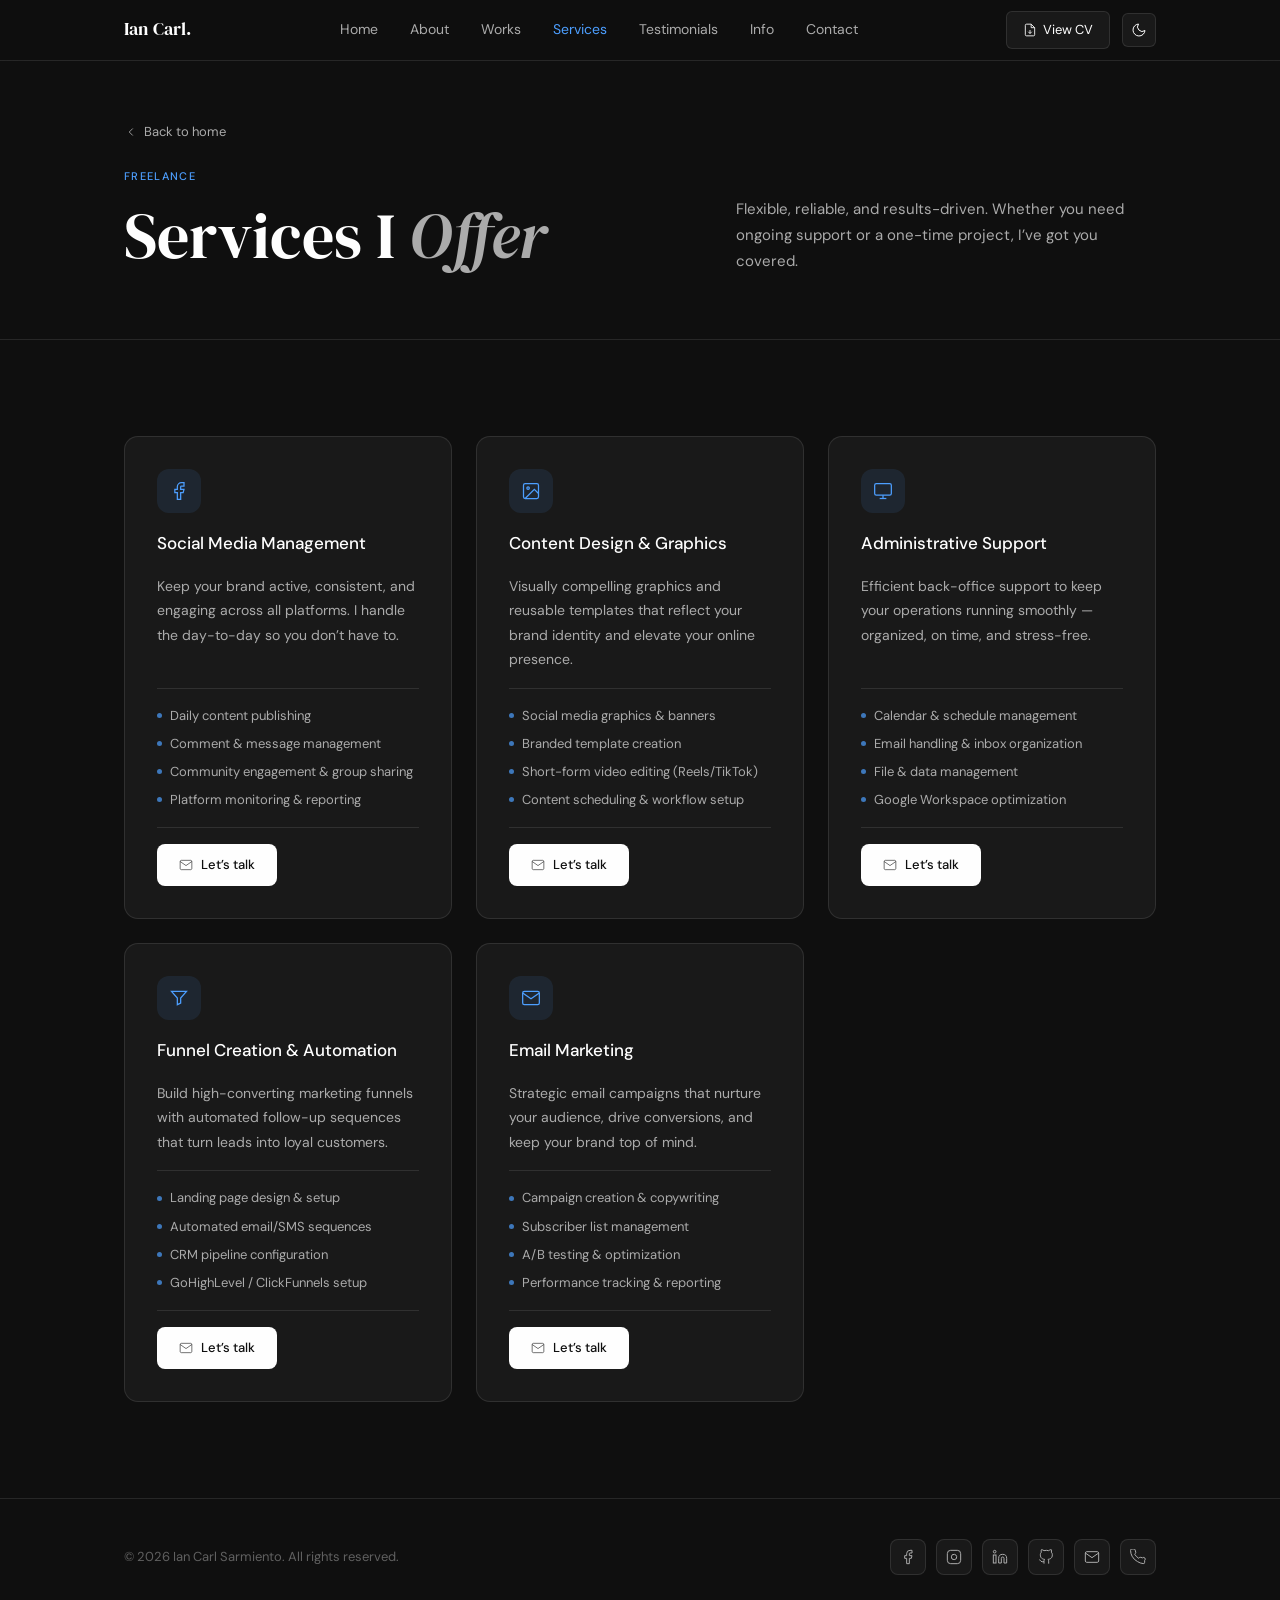
<file: services.html>
<!DOCTYPE html>
<html lang="en" data-theme="dark">
<head>
  <meta charset="UTF-8" />
  <meta name="viewport" content="width=device-width, initial-scale=1.0" />
  <title>Services &mdash; Ian Carl Sarmiento</title>
  <link rel="preconnect" href="https://fonts.googleapis.com" />
  <link rel="preconnect" href="https://fonts.gstatic.com" crossorigin />
  <link href="https://fonts.googleapis.com/css2?family=DM+Sans:ital,opsz,wght@0,9..40,300;0,9..40,400;0,9..40,500;1,9..40,300&family=DM+Serif+Display:ital@0;1&display=swap" rel="stylesheet" />
  <link rel="icon" type="image/svg+xml" href="data:image/svg+xml,<svg xmlns='http://www.w3.org/2000/svg' viewBox='0 0 64 64'><rect width='64' height='64' rx='14' fill='%230F0F0F'/><path d='M44 18L24 26H18a2 2 0 0 0-2 2v8a2 2 0 0 0 2 2h2l3 10h4l-2-10h1l20 8V18z' fill='%234D9FFF'/><circle cx='46' cy='32' r='3' fill='%234D9FFF' opacity='0.5'/></svg>">
  <link rel="stylesheet" href="styles.css" />
</head>
<body>

  <!-- NAV -->
  <nav>
    <div class="nav-inner">
      <a href="index.html" class="nav-logo">Ian Carl.</a>
      <ul class="nav-links">
        <li><a href="index.html">Home</a></li>
        <li><a href="index.html#about">About</a></li>
        <li><a href="works.html">Works</a></li>
        <li><a href="services.html" class="active">Services</a></li>
        <li><a href="index.html#testimonials">Testimonials</a></li>
        <li><a href="info.html">Info</a></li>
        <li><a href="index.html#contact">Contact</a></li>
      </ul>
      <div class="nav-right">
        <a class="btn-cv" href="assets/pdf/Sarmiento_Ian_Carl_-_CV.pdf" target="_blank" rel="noopener">
          <svg viewBox="0 0 24 24" stroke-width="1.5"><path d="M14 2H6a2 2 0 00-2 2v16a2 2 0 002 2h12a2 2 0 002-2V8z"/><polyline points="14 2 14 8 20 8"/><line x1="12" y1="12" x2="12" y2="18"/><polyline points="9 15 12 18 15 15"/></svg> View CV
        </a>
        <button class="burger" id="burger" aria-label="Toggle menu">
          <span></span><span></span><span></span>
        </button>
        <button class="theme-toggle" id="themeToggle" aria-label="Toggle theme">
          <svg id="iconSun" viewBox="0 0 24 24" style="display:none"><circle cx="12" cy="12" r="5"/><line x1="12" y1="1" x2="12" y2="3"/><line x1="12" y1="21" x2="12" y2="23"/><line x1="4.22" y1="4.22" x2="5.64" y2="5.64"/><line x1="18.36" y1="18.36" x2="19.78" y2="19.78"/><line x1="1" y1="12" x2="3" y2="12"/><line x1="21" y1="12" x2="23" y2="12"/><line x1="4.22" y1="19.78" x2="5.64" y2="18.36"/><line x1="18.36" y1="5.64" x2="19.78" y2="4.22"/></svg>
          <svg id="iconMoon" viewBox="0 0 24 24"><path d="M21 12.79A9 9 0 1111.21 3 7 7 0 0021 12.79z"/></svg>
        </button>
      </div>
    </div>
  </nav>

  <!-- MOBILE MENU -->
  <div class="mobile-menu" id="mobileMenu">
    <ul>
      <li><a href="index.html">Home</a></li>
      <li><a href="index.html#about">About</a></li>
      <li><a href="works.html">Works</a></li>
      <li><a href="services.html" class="active">Services</a></li>
      <li><a href="index.html#testimonials">Testimonials</a></li>
      <li><a href="info.html">Info</a></li>
      <li><a href="index.html#contact">Contact</a></li>
    </ul>
    <div class="mobile-menu-bottom">
      <a class="btn-cv" href="assets/pdf/Sarmiento_Ian_Carl_-_CV.pdf" target="_blank" rel="noopener">
        <svg viewBox="0 0 24 24" stroke-width="1.5"><path d="M14 2H6a2 2 0 00-2 2v16a2 2 0 002 2h12a2 2 0 002-2V8z"/><polyline points="14 2 14 8 20 8"/><line x1="12" y1="12" x2="12" y2="18"/><polyline points="9 15 12 18 15 15"/></svg> View CV
      </a>
    </div>
  </div>

  <!-- PAGE HEADER -->
  <header class="page-header">
    <div class="container">
      <div class="page-header-inner">
        <div class="fade-up">
          <a href="index.html" class="back-link">
            <svg viewBox="0 0 24 24" stroke-width="1.5"><polyline points="15 18 9 12 15 6"/></svg>
            Back to home
          </a>
          <p class="section-label" style="margin-top:1.25rem;">Freelance</p>
          <h1 class="serif">Services I <em>Offer</em></h1>
        </div>
        <p class="page-header-desc fade-up" style="transition-delay:0.1s">
          Flexible, reliable, and results-driven. Whether you need ongoing support or a one-time project, I&rsquo;ve got you covered.
        </p>
      </div>
    </div>
  </header>

  <!-- SERVICES GRID -->
  <section class="services-page-section">
    <div class="container">
      <div class="services-page-grid">

        <!-- Social Media Management -->
        <div class="service-page-card fade-up" id="smm" style="transition-delay:0.05s">
          <div class="service-page-icon">
            <svg viewBox="0 0 24 24"><path d="M18 2h-3a5 5 0 00-5 5v3H7v4h3v8h4v-8h3l1-4h-4V7a1 1 0 011-1h3z"/></svg>
          </div>
          <div class="service-page-title">Social Media Management</div>
          <div class="service-page-desc">Keep your brand active, consistent, and engaging across all platforms. I handle the day-to-day so you don&rsquo;t have to.</div>
          <div class="service-page-includes">
            <span>Daily content publishing</span>
            <span>Comment &amp; message management</span>
            <span>Community engagement &amp; group sharing</span>
            <span>Platform monitoring &amp; reporting</span>
          </div>
          <div class="service-page-footer">
            <a class="service-page-cta" href="ma&#105;lto&#58;sarmiento.iancarl20&#64;gmail.com?subject=Inquiry: Social Media Management">
              <svg viewBox="0 0 24 24"><path d="M4 4h16c1.1 0 2 .9 2 2v12c0 1.1-.9 2-2 2H4c-1.1 0-2-.9-2-2V6c0-1.1.9-2 2-2z"/><polyline points="22,6 12,13 2,6"/></svg>
              Let&rsquo;s talk
            </a>
          </div>
        </div>

        <!-- Content Design -->
        <div class="service-page-card fade-up" id="content" style="transition-delay:0.10s">
          <div class="service-page-icon">
            <svg viewBox="0 0 24 24"><rect x="3" y="3" width="18" height="18" rx="2"/><circle cx="8.5" cy="8.5" r="1.5"/><polyline points="21 15 16 10 5 21"/></svg>
          </div>
          <div class="service-page-title">Content Design &amp; Graphics</div>
          <div class="service-page-desc">Visually compelling graphics and reusable templates that reflect your brand identity and elevate your online presence.</div>
          <div class="service-page-includes">
            <span>Social media graphics &amp; banners</span>
            <span>Branded template creation</span>
            <span>Short-form video editing (Reels/TikTok)</span>
            <span>Content scheduling &amp; workflow setup</span>
          </div>
          <div class="service-page-footer">
            <a class="service-page-cta" href="ma&#105;lto&#58;sarmiento.iancarl20&#64;gmail.com?subject=Inquiry: Content Design & Graphics">
              <svg viewBox="0 0 24 24"><path d="M4 4h16c1.1 0 2 .9 2 2v12c0 1.1-.9 2-2 2H4c-1.1 0-2-.9-2-2V6c0-1.1.9-2 2-2z"/><polyline points="22,6 12,13 2,6"/></svg>
              Let&rsquo;s talk
            </a>
          </div>
        </div>

        <!-- Administrative Support -->
        <div class="service-page-card fade-up" id="admin" style="transition-delay:0.10s">
          <div class="service-page-icon">
            <svg viewBox="0 0 24 24"><rect x="2" y="3" width="20" height="14" rx="2"/><line x1="8" y1="21" x2="16" y2="21"/><line x1="12" y1="17" x2="12" y2="21"/></svg>
          </div>
          <div class="service-page-title">Administrative Support</div>
          <div class="service-page-desc">Efficient back-office support to keep your operations running smoothly — organized, on time, and stress-free.</div>
          <div class="service-page-includes">
            <span>Calendar &amp; schedule management</span>
            <span>Email handling &amp; inbox organization</span>
            <span>File &amp; data management</span>
            <span>Google Workspace optimization</span>
          </div>
          <div class="service-page-footer">
            <a class="service-page-cta" href="ma&#105;lto&#58;sarmiento.iancarl20&#64;gmail.com?subject=Inquiry: Administrative Support">
              <svg viewBox="0 0 24 24"><path d="M4 4h16c1.1 0 2 .9 2 2v12c0 1.1-.9 2-2 2H4c-1.1 0-2-.9-2-2V6c0-1.1.9-2 2-2z"/><polyline points="22,6 12,13 2,6"/></svg>
              Let&rsquo;s talk
            </a>
          </div>
        </div>

        <!-- Funnel Creation -->
        <div class="service-page-card fade-up" id="funnel" style="transition-delay:0.15s">
          <div class="service-page-icon">
            <svg viewBox="0 0 24 24"><path d="M3 4h18l-7 8v6l-4 2v-8z"/></svg>
          </div>
          <div class="service-page-title">Funnel Creation &amp; Automation</div>
          <div class="service-page-desc">Build high-converting marketing funnels with automated follow-up sequences that turn leads into loyal customers.</div>
          <div class="service-page-includes">
            <span>Landing page design &amp; setup</span>
            <span>Automated email/SMS sequences</span>
            <span>CRM pipeline configuration</span>
            <span>GoHighLevel / ClickFunnels setup</span>
          </div>
          <div class="service-page-footer">
            <a class="service-page-cta" href="ma&#105;lto&#58;sarmiento.iancarl20&#64;gmail.com?subject=Inquiry: Funnel Creation & Automation">
              <svg viewBox="0 0 24 24"><path d="M4 4h16c1.1 0 2 .9 2 2v12c0 1.1-.9 2-2 2H4c-1.1 0-2-.9-2-2V6c0-1.1.9-2 2-2z"/><polyline points="22,6 12,13 2,6"/></svg>
              Let&rsquo;s talk
            </a>
          </div>
        </div>

        <!-- Email Marketing -->
        <div class="service-page-card fade-up" id="email" style="transition-delay:0.15s">
          <div class="service-page-icon">
            <svg viewBox="0 0 24 24"><path d="M4 4h16c1.1 0 2 .9 2 2v12c0 1.1-.9 2-2 2H4c-1.1 0-2-.9-2-2V6c0-1.1.9-2 2-2z"/><polyline points="22,6 12,13 2,6"/></svg>
          </div>
          <div class="service-page-title">Email Marketing</div>
          <div class="service-page-desc">Strategic email campaigns that nurture your audience, drive conversions, and keep your brand top of mind.</div>
          <div class="service-page-includes">
            <span>Campaign creation &amp; copywriting</span>
            <span>Subscriber list management</span>
            <span>A/B testing &amp; optimization</span>
            <span>Performance tracking &amp; reporting</span>
          </div>
          <div class="service-page-footer">
            <a class="service-page-cta" href="ma&#105;lto&#58;sarmiento.iancarl20&#64;gmail.com?subject=Inquiry: Email Marketing">
              <svg viewBox="0 0 24 24"><path d="M4 4h16c1.1 0 2 .9 2 2v12c0 1.1-.9 2-2 2H4c-1.1 0-2-.9-2-2V6c0-1.1.9-2 2-2z"/><polyline points="22,6 12,13 2,6"/></svg>
              Let&rsquo;s talk
            </a>
          </div>
        </div>

      </div>
    </div>
  </section>

  <footer>
    <div class="footer-inner">
      <span class="footer-copy">&copy; 2026 Ian Carl Sarmiento. All rights reserved.</span>
      <div class="footer-socials">
        <a class="social-link" href="https://www.facebook.com/icsrmnt" target="_blank" rel="noopener" aria-label="Facebook">
          <svg viewBox="0 0 24 24"><path d="M18 2h-3a5 5 0 00-5 5v3H7v4h3v8h4v-8h3l1-4h-4V7a1 1 0 011-1h3z"/></svg>
        </a>
        <a class="social-link" href="https://www.instagram.com/srmiento_/" target="_blank" rel="noopener" aria-label="Instagram">
          <svg viewBox="0 0 24 24"><rect x="2" y="2" width="20" height="20" rx="5"/><path d="M16 11.37A4 4 0 1112.63 8 4 4 0 0116 11.37z"/><line x1="17.5" y1="6.5" x2="17.51" y2="6.5"/></svg>
        </a>
        <a class="social-link" href="https://www.linkedin.com/in/ian-carl-sarmiento-1b087b373/" target="_blank" rel="noopener" aria-label="LinkedIn">
          <svg viewBox="0 0 24 24"><path d="M16 8a6 6 0 016 6v7h-4v-7a2 2 0 00-2-2 2 2 0 00-2 2v7h-4v-7a6 6 0 016-6z"/><rect x="2" y="9" width="4" height="12"/><circle cx="4" cy="4" r="2"/></svg>
        </a>
        <a class="social-link" href="https://github.com/sarmientoiancarl" target="_blank" rel="noopener" aria-label="GitHub">
          <svg viewBox="0 0 24 24"><path d="M9 19c-5 1.5-5-2.5-7-3m14 6v-3.87a3.37 3.37 0 00-.94-2.61c3.14-.35 6.44-1.54 6.44-7A5.44 5.44 0 0020 4.77 5.07 5.07 0 0019.91 1S18.73.65 16 2.48a13.38 13.38 0 00-7 0C6.27.65 5.09 1 5.09 1A5.07 5.07 0 005 4.77a5.44 5.44 0 00-1.5 3.78c0 5.42 3.3 6.61 6.44 7A3.37 3.37 0 009 18.13V22"/></svg>
        </a>
        <a class="social-link" href="ma&#105;lto&#58;sarmiento.iancarl20&#64;gmail.com" aria-label="Email">
          <svg viewBox="0 0 24 24"><path d="M4 4h16c1.1 0 2 .9 2 2v12c0 1.1-.9 2-2 2H4c-1.1 0-2-.9-2-2V6c0-1.1.9-2 2-2z"/><polyline points="22,6 12,13 2,6"/></svg>
        </a>
        <a class="social-link" href="tel:+639687842557" aria-label="Phone">
          <svg viewBox="0 0 24 24"><path d="M22 16.92v3a2 2 0 01-2.18 2 19.79 19.79 0 01-8.63-3.07A19.5 19.5 0 013.07 10.8 19.79 19.79 0 01.84 2.18 2 2 0 012.83 0h3a2 2 0 012 1.72c.127.96.361 1.903.7 2.81a2 2 0 01-.45 2.11L7.09 7.91a16 16 0 006 6l.91-.91a2 2 0 012.11-.45c.907.339 1.85.573 2.81.7A2 2 0 0122 16.92z"/></svg>
        </a>
      </div>
    </div>
  </footer>

  <!-- BACK TO TOP -->
  <button class="back-to-top" id="backToTop" aria-label="Back to top">
    <svg viewBox="0 0 24 24"><polyline points="18 15 12 9 6 15"/></svg>
  </button>

  <script src="scripts.js"></script>
</body>
</html>
</file>
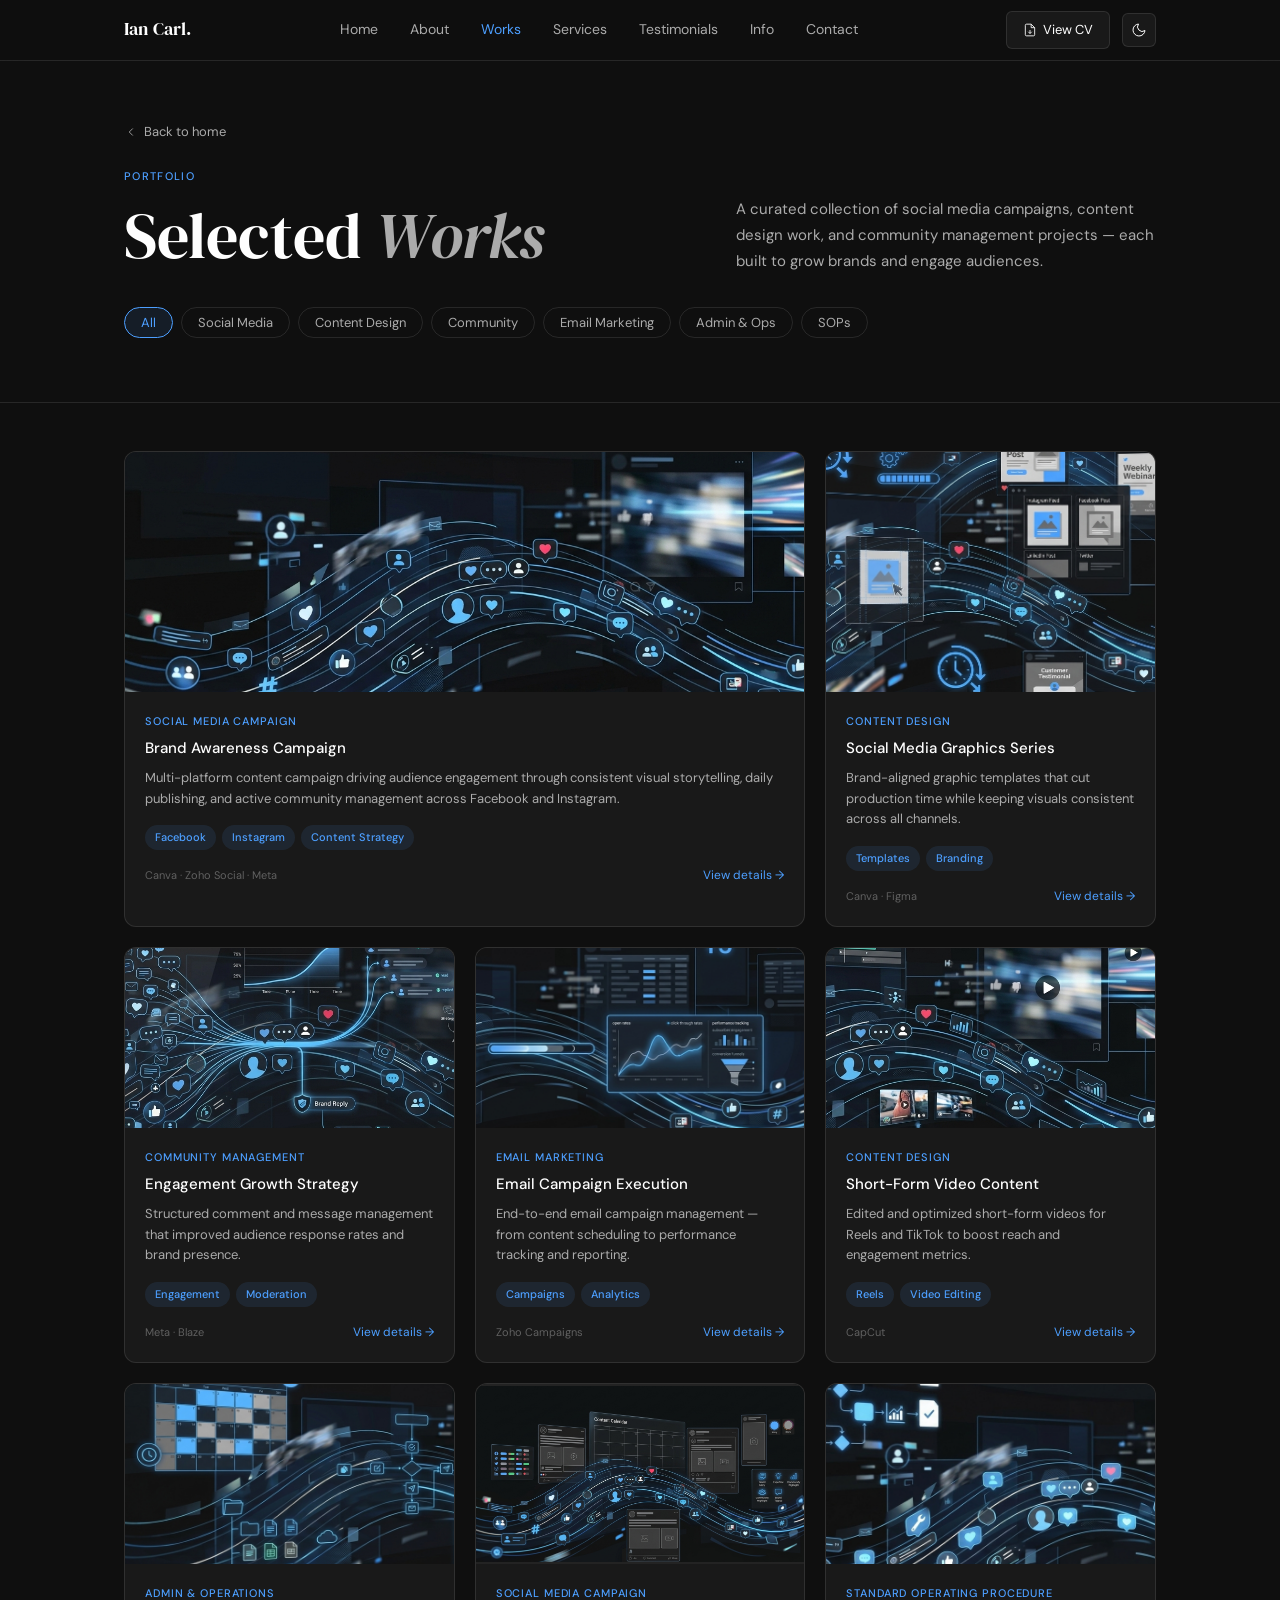
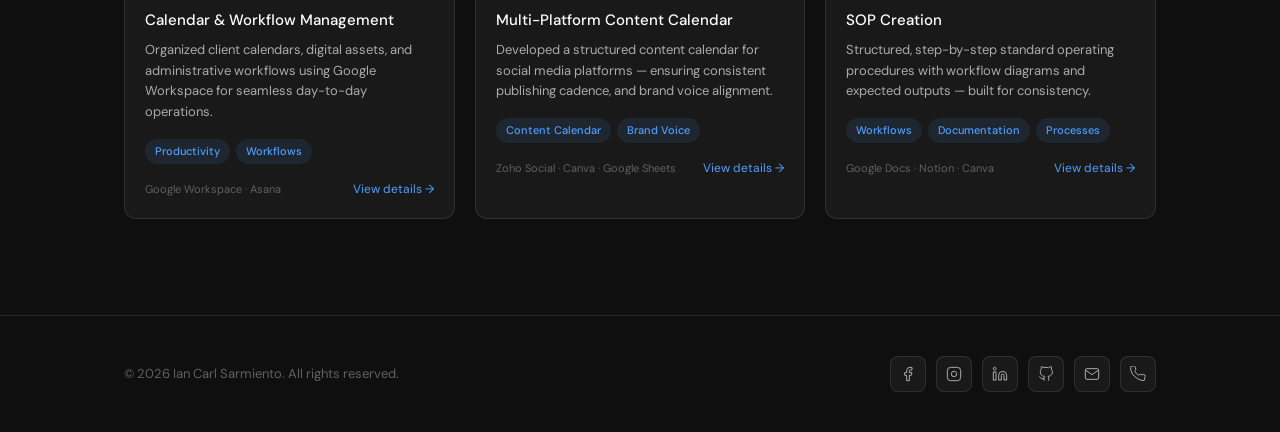
<file: works.html>
<!DOCTYPE html>
<html lang="en" data-theme="dark">
<head>
  <meta charset="UTF-8" />
  <meta name="viewport" content="width=device-width, initial-scale=1.0" />

  <title>My Works &mdash; Ian Carl Sarmiento</title>

  <link rel="preconnect" href="https://fonts.googleapis.com" />
  <link rel="preconnect" href="https://fonts.gstatic.com" crossorigin />
  <link href="https://fonts.googleapis.com/css2?family=DM+Sans:ital,opsz,wght@0,9..40,300;0,9..40,400;0,9..40,500;1,9..40,300&family=DM+Serif+Display:ital@0;1&display=swap" rel="stylesheet" />

  <link rel="icon" type="image/svg+xml" href="data:image/svg+xml,<svg xmlns='http://www.w3.org/2000/svg' viewBox='0 0 64 64'><rect width='64' height='64' rx='14' fill='%230F0F0F'/><path d='M44 18L24 26H18a2 2 0 0 0-2 2v8a2 2 0 0 0 2 2h2l3 10h4l-2-10h1l20 8V18z' fill='%234D9FFF'/><circle cx='46' cy='32' r='3' fill='%234D9FFF' opacity='0.5'/></svg>">

  <link rel="stylesheet" href="styles.css" />

</head>
<body>

  <!-- NAV -->
  <nav>
    <div class="nav-inner">
      <a href="index.html" class="nav-logo">Ian Carl.</a>
      <ul class="nav-links">
        <li><a href="index.html">Home</a></li>
        <li><a href="index.html#about">About</a></li>
        <li><a href="works.html" class="active">Works</a></li>
        <li><a href="services.html">Services</a></li>
        <li><a href="index.html#testimonials">Testimonials</a></li>
        <li><a href="info.html">Info</a></li>
        <li><a href="index.html#contact">Contact</a></li>
      </ul>
      <div class="nav-right">
        <a class="btn-cv" href="assets/pdf/Sarmiento_Ian_Carl_-_CV.pdf" target="_blank" rel="noopener">
          <svg viewBox="0 0 24 24" stroke-width="1.5"><path d="M14 2H6a2 2 0 00-2 2v16a2 2 0 002 2h12a2 2 0 002-2V8z"/><polyline points="14 2 14 8 20 8"/><line x1="12" y1="12" x2="12" y2="18"/><polyline points="9 15 12 18 15 15"/></svg> View CV
        </a>
        <button class="burger" id="burger" aria-label="Toggle menu">
          <span></span><span></span><span></span>
        </button>
        <button class="theme-toggle" id="themeToggle" aria-label="Toggle theme">
          <svg id="iconSun" viewBox="0 0 24 24" style="display:none"><circle cx="12" cy="12" r="5"/><line x1="12" y1="1" x2="12" y2="3"/><line x1="12" y1="21" x2="12" y2="23"/><line x1="4.22" y1="4.22" x2="5.64" y2="5.64"/><line x1="18.36" y1="18.36" x2="19.78" y2="19.78"/><line x1="1" y1="12" x2="3" y2="12"/><line x1="21" y1="12" x2="23" y2="12"/><line x1="4.22" y1="19.78" x2="5.64" y2="18.36"/><line x1="18.36" y1="5.64" x2="19.78" y2="4.22"/></svg>
          <svg id="iconMoon" viewBox="0 0 24 24"><path d="M21 12.79A9 9 0 1111.21 3 7 7 0 0021 12.79z"/></svg>
        </button>
      </div>
    </div>
  </nav>

  <!-- MOBILE MENU -->
  <div class="mobile-menu" id="mobileMenu">
    <ul>
      <li><a href="index.html">Home</a></li>
      <li><a href="index.html#about">About</a></li>
      <li><a href="works.html" class="active">Works</a></li>
      <li><a href="services.html">Services</a></li>
      <li><a href="index.html#testimonials">Testimonials</a></li>
      <li><a href="info.html">Info</a></li>
      <li><a href="index.html#contact">Contact</a></li>
    </ul>
    <div class="mobile-menu-bottom">
      <a class="btn-cv" href="assets/pdf/Sarmiento_Ian_Carl_-_CV.pdf">
        <svg viewBox="0 0 24 24" stroke-width="1.5"><path d="M14 2H6a2 2 0 00-2 2v16a2 2 0 002 2h12a2 2 0 002-2V8z"/><polyline points="14 2 14 8 20 8"/><line x1="12" y1="12" x2="12" y2="18"/><polyline points="9 15 12 18 15 15"/></svg> View CV
      </a>
    </div>
  </div>

  <!-- PAGE HEADER -->
  <header class="page-header">
    <div class="container">
      <div class="page-header-inner">
        <div class="fade-up">
          <a href="index.html" class="back-link">
            <svg viewBox="0 0 24 24" stroke-width="1.5"><polyline points="15 18 9 12 15 6"/></svg>
            Back to home
          </a>
          <p class="section-label" style="margin-top:1.25rem;">Portfolio</p>
          <h1 class="serif">Selected <em>Works</em></h1>
        </div>
        <p class="page-header-desc fade-up" style="transition-delay:0.1s">
          A curated collection of social media campaigns, content design work, and community management projects &mdash; each built to grow brands and engage audiences.
        </p>
      </div>
      <div class="filter-bar fade-up" style="transition-delay:0.15s">
        <button class="filter-btn active" data-filter="all">All</button>
        <button class="filter-btn" data-filter="smm">Social Media</button>
        <button class="filter-btn" data-filter="content">Content Design</button>
        <button class="filter-btn" data-filter="community">Community</button>
        <button class="filter-btn" data-filter="email">Email Marketing</button>
        <button class="filter-btn" data-filter="admin">Admin &amp; Ops</button>
        <button class="filter-btn" data-filter="sop">SOPs</button>
      </div>
    </div>
  </header>

  <!-- WORKS GRID -->
  <section class="works-section">
    <div class="container">
      <div class="works-grid">
        <div class="grid-card featured fade-up" data-category="smm" style="transition-delay:0.05s">
          <div class="grid-thumb tall">
            <div class="grid-thumb-placeholder">
              <span><img src="assets/works-page-modal-thumbnails/brand-awareness-campaign.png"></span>
            </div>
          </div>
          <div class="grid-body">
            <div class="grid-type">Social Media Campaign</div>
            <div class="grid-title">Brand Awareness Campaign</div>
            <div class="grid-desc">Multi-platform content campaign driving audience engagement through consistent visual storytelling, daily publishing, and active community management across Facebook and Instagram.</div>
            <div class="grid-tags"><span class="grid-tag">Facebook</span><span class="grid-tag">Instagram</span><span class="grid-tag">Content Strategy</span></div>
            <div class="grid-footer">
              <span class="grid-tools">Canva &middot; Zoho Social &middot; Meta</span>
              <button class="grid-link open-modal" data-modal="modal-1">View details &rarr;</button>
            </div>
          </div>
        </div>

        <div class="grid-card fade-up" data-category="content" style="transition-delay:0.10s">
          <div class="grid-thumb tall">
            <div class="grid-thumb-placeholder">
              <span><img src="assets/works-page-modal-thumbnails/social-media-graphics.png" alt=""></span>
            </div>
          </div>
          <div class="grid-body">
            <div class="grid-type">Content Design</div>
            <div class="grid-title">Social Media Graphics Series</div>
            <div class="grid-desc">Brand-aligned graphic templates that cut production time while keeping visuals consistent across all channels.</div>
            <div class="grid-tags"><span class="grid-tag">Templates</span><span class="grid-tag">Branding</span></div>
            <div class="grid-footer">
              <span class="grid-tools">Canva &middot; Figma</span>
              <button class="grid-link open-modal" data-modal="modal-2">View details &rarr;</button>
            </div>
          </div>
        </div>

        <div class="grid-card fade-up" data-category="community" style="transition-delay:0.10s">
          <div class="grid-thumb short">
            <div class="grid-thumb-placeholder">
              <span><img src="assets/works-page-modal-thumbnails/engagement-growth.png" alt=""></span>
            </div>
          </div>
          <div class="grid-body">
            <div class="grid-type">Community Management</div>
            <div class="grid-title">Engagement Growth Strategy</div>
            <div class="grid-desc">Structured comment and message management that improved audience response rates and brand presence.</div>
            <div class="grid-tags"><span class="grid-tag">Engagement</span><span class="grid-tag">Moderation</span></div>
            <div class="grid-footer">
              <span class="grid-tools">Meta &middot; Blaze</span>
              <button class="grid-link open-modal" data-modal="modal-3">View details &rarr;</button>
            </div>
          </div>
        </div>

        <div class="grid-card fade-up" data-category="email" style="transition-delay:0.15s">
          <div class="grid-thumb short">
            <div class="grid-thumb-placeholder">
              <span><img src="assets/works-page-modal-thumbnails/email-campaign.png" alt=""></span>
            </div>
          </div>
          <div class="grid-body">
            <div class="grid-type">Email Marketing</div>
            <div class="grid-title">Email Campaign Execution</div>
            <div class="grid-desc">End-to-end email campaign management &mdash; from content scheduling to performance tracking and reporting.</div>
            <div class="grid-tags"><span class="grid-tag">Campaigns</span><span class="grid-tag">Analytics</span></div>
            <div class="grid-footer">
              <span class="grid-tools">Zoho Campaigns</span>
              <button class="grid-link open-modal" data-modal="modal-4">View details &rarr;</button>
            </div>
          </div>
        </div>

        <div class="grid-card fade-up" data-category="content" style="transition-delay:0.15s">
          <div class="grid-thumb short">
            <div class="grid-thumb-placeholder">
              <span><img src="assets/works-page-modal-thumbnails/short-form-video.png" alt=""></span>
            </div>
          </div>
          <div class="grid-body">
            <div class="grid-type">Content Design</div>
            <div class="grid-title">Short-Form Video Content</div>
            <div class="grid-desc">Edited and optimized short-form videos for Reels and TikTok to boost reach and engagement metrics.</div>
            <div class="grid-tags"><span class="grid-tag">Reels</span><span class="grid-tag">Video Editing</span></div>
            <div class="grid-footer">
              <span class="grid-tools">CapCut</span>
              <button class="grid-link open-modal" data-modal="modal-5">View details &rarr;</button>
            </div>
          </div>
        </div>

        <div class="grid-card fade-up" data-category="admin" style="transition-delay:0.20s">
          <div class="grid-thumb short">
            <div class="grid-thumb-placeholder">
              <span><img src="assets/works-page-modal-thumbnails/calendar-and-workflow.png" alt=""></span>
            </div>
          </div>
          <div class="grid-body">
            <div class="grid-type">Admin &amp; Operations</div>
            <div class="grid-title">Calendar &amp; Workflow Management</div>
            <div class="grid-desc">Organized client calendars, digital assets, and administrative workflows using Google Workspace for seamless day-to-day operations.</div>
            <div class="grid-tags"><span class="grid-tag">Productivity</span><span class="grid-tag">Workflows</span></div>
            <div class="grid-footer">
              <span class="grid-tools">Google Workspace &middot; Asana</span>
              <button class="grid-link open-modal" data-modal="modal-6">View details &rarr;</button>
            </div>
          </div>
        </div>

        <div class="grid-card fade-up" data-category="smm" style="transition-delay:0.20s">
          <div class="grid-thumb short">
            <div class="grid-thumb-placeholder">
              <span><img src="assets/works-page-modal-thumbnails/content-calendar.png" alt=""></span>
            </div>
          </div>
          <div class="grid-body">
            <div class="grid-type">Social Media Campaign</div>
            <div class="grid-title">Multi-Platform Content Calendar</div>
            <div class="grid-desc">Developed a structured content calendar for social media platforms &mdash; ensuring consistent publishing cadence, and brand voice alignment.</div>
            <div class="grid-tags"><span class="grid-tag">Content Calendar</span><span class="grid-tag">Brand Voice</span></div>
            <div class="grid-footer">
              <span class="grid-tools">Zoho Social &middot; Canva &middot; Google Sheets</span>
              <button class="grid-link open-modal" data-modal="modal-7">View details &rarr;</button>
            </div>
          </div>
        </div>

        <!-- Card 8 — SOP Creation -->
        <div class="grid-card fade-up" data-category="sop" style="transition-delay:0.25s">
          <div class="grid-thumb short">
            <img src="assets/works-page-modal-thumbnails/sop-creation.png" alt="">
          </div>
          <div class="grid-body">
            <div class="grid-type">Standard Operating Procedure</div>
            <div class="grid-title">SOP Creation</div>
            <div class="grid-desc">Structured, step-by-step standard operating procedures with workflow diagrams and expected outputs — built for consistency.</div>
            <div class="grid-tags">
              <span class="grid-tag">Workflows</span>
              <span class="grid-tag">Documentation</span>
              <span class="grid-tag">Processes</span>
            </div>
            <div class="grid-footer">
              <span class="grid-tools">Google Docs &middot; Notion &middot; Canva</span>
              <button class="grid-link open-modal" data-modal="modal-8">View details &rarr;</button>
            </div>
          </div>
        </div>

        <div class="empty-state" id="emptyState" style="display:none;">No works found for this category.</div>
      </div>
    </div>
  </section>

  <!-- Modal 1 — Brand Awareness Campaign -->
  <div class="modal-overlay" id="modal-1">
    <div class="modal-box">
      <div class="modal-header">
        <div><div class="modal-type">Social Media Campaign</div><div class="modal-title">Brand Awareness Campaign</div></div>
        <button class="modal-close" aria-label="Close">&times;</button>
      </div>
      <div class="modal-slider">
        <button class="modal-arrow modal-arrow-prev" aria-label="Previous">&#8249;</button>
        <div class="modal-slides">
          <div class="modal-slide active"><div class="modal-img-wrap"><div class="modal-img-placeholder"><svg viewBox="0 0 24 24"><rect x="3" y="3" width="18" height="18" rx="2"/><circle cx="8.5" cy="8.5" r="1.5"/><polyline points="21 15 16 10 5 21"/></svg><span>Image 1</span></div></div></div>
          <div class="modal-slide"><div class="modal-img-wrap"><div class="modal-img-placeholder"><svg viewBox="0 0 24 24"><rect x="3" y="3" width="18" height="18" rx="2"/><circle cx="8.5" cy="8.5" r="1.5"/><polyline points="21 15 16 10 5 21"/></svg><span>Image 2</span></div></div></div>
          <div class="modal-slide"><div class="modal-img-wrap"><div class="modal-img-placeholder"><svg viewBox="0 0 24 24"><rect x="3" y="3" width="18" height="18" rx="2"/><circle cx="8.5" cy="8.5" r="1.5"/><polyline points="21 15 16 10 5 21"/></svg><span>Image 3</span></div></div></div>
          <div class="modal-slide"><div class="modal-img-wrap"><div class="modal-img-placeholder"><svg viewBox="0 0 24 24"><rect x="3" y="3" width="18" height="18" rx="2"/><circle cx="8.5" cy="8.5" r="1.5"/><polyline points="21 15 16 10 5 21"/></svg><span>Image 4</span></div></div></div>
          <div class="modal-slide"><div class="modal-img-wrap"><div class="modal-img-placeholder"><svg viewBox="0 0 24 24"><rect x="3" y="3" width="18" height="18" rx="2"/><circle cx="8.5" cy="8.5" r="1.5"/><polyline points="21 15 16 10 5 21"/></svg><span>Image 5</span></div></div></div>
        </div>
        <button class="modal-arrow modal-arrow-next" aria-label="Next">&#8250;</button>
      </div>
      <div class="modal-dots"></div>
      <p class="modal-desc">Multi-platform content campaign driving audience engagement through consistent visual storytelling, daily publishing, and active community management across Facebook and Instagram.</p>
    </div>
  </div>

  <!-- Modal 2 — Social Media Graphics Series -->
  <div class="modal-overlay" id="modal-2">
    <div class="modal-box">
      <div class="modal-header">
        <div><div class="modal-type">Content Design</div><div class="modal-title">Social Media Graphics Series</div></div>
        <button class="modal-close" aria-label="Close">&times;</button>
      </div>
      <div class="modal-slider">
        <button class="modal-arrow modal-arrow-prev" aria-label="Previous">&#8249;</button>
        <div class="modal-slides">
          <div class="modal-slide active"><div class="modal-img-wrap"><span><img src="assets/works-page-content-design/content-design-1.png" alt=""></span></div></div>
          <div class="modal-slide"><div class="modal-img-wrap"><span><img src="assets/works-page-content-design/content-design-2.png" alt=""></span></div></div>
          <div class="modal-slide"><div class="modal-img-wrap"><span><img src="assets/works-page-content-design/content-design-3.png" alt=""></span></div></div>
          <div class="modal-slide"><div class="modal-img-wrap"><span><img src="assets/works-page-content-design/content-design-4.png" alt=""></span></div></div>
          <div class="modal-slide"><div class="modal-img-wrap"><span><img src="assets/works-page-content-design/content-design-5.png" alt=""></span></div></div>
        </div>
        <button class="modal-arrow modal-arrow-next" aria-label="Next">&#8250;</button>
      </div>
      <div class="modal-dots"></div>
      <p class="modal-desc">Brand-aligned graphic templates that cut production time while keeping visuals consistent across all channels.</p>
    </div>
  </div>

  <!-- Modal 3 — Engagement Growth Strategy -->
  <div class="modal-overlay" id="modal-3">
    <div class="modal-box">
      <div class="modal-header">
        <div><div class="modal-type">Community Management</div><div class="modal-title">Engagement Growth Strategy</div></div>
        <button class="modal-close" aria-label="Close">&times;</button>
      </div>
      <div class="modal-slider">
        <button class="modal-arrow modal-arrow-prev" aria-label="Previous">&#8249;</button>
        <div class="modal-slides">
          <div class="modal-slide active"><div class="modal-img-wrap"><div class="modal-img-placeholder"><svg viewBox="0 0 24 24"><rect x="3" y="3" width="18" height="18" rx="2"/><circle cx="8.5" cy="8.5" r="1.5"/><polyline points="21 15 16 10 5 21"/></svg><span>Image 1</span></div></div></div>
          <div class="modal-slide"><div class="modal-img-wrap"><div class="modal-img-placeholder"><svg viewBox="0 0 24 24"><rect x="3" y="3" width="18" height="18" rx="2"/><circle cx="8.5" cy="8.5" r="1.5"/><polyline points="21 15 16 10 5 21"/></svg><span>Image 2</span></div></div></div>
          <div class="modal-slide"><div class="modal-img-wrap"><div class="modal-img-placeholder"><svg viewBox="0 0 24 24"><rect x="3" y="3" width="18" height="18" rx="2"/><circle cx="8.5" cy="8.5" r="1.5"/><polyline points="21 15 16 10 5 21"/></svg><span>Image 3</span></div></div></div>
          <div class="modal-slide"><div class="modal-img-wrap"><div class="modal-img-placeholder"><svg viewBox="0 0 24 24"><rect x="3" y="3" width="18" height="18" rx="2"/><circle cx="8.5" cy="8.5" r="1.5"/><polyline points="21 15 16 10 5 21"/></svg><span>Image 4</span></div></div></div>
          <div class="modal-slide"><div class="modal-img-wrap"><div class="modal-img-placeholder"><svg viewBox="0 0 24 24"><rect x="3" y="3" width="18" height="18" rx="2"/><circle cx="8.5" cy="8.5" r="1.5"/><polyline points="21 15 16 10 5 21"/></svg><span>Image 5</span></div></div></div>
        </div>
        <button class="modal-arrow modal-arrow-next" aria-label="Next">&#8250;</button>
      </div>
      <div class="modal-dots"></div>
      <p class="modal-desc">Structured comment and message management that improved audience response rates and brand presence.</p>
    </div>
  </div>

  <!-- Modal 4 — Email Campaign Execution -->
  <div class="modal-overlay" id="modal-4">
    <div class="modal-box">
      <div class="modal-header">
        <div><div class="modal-type">Email Marketing</div><div class="modal-title">Email Campaign Execution</div></div>
        <button class="modal-close" aria-label="Close">&times;</button>
      </div>
      <div class="modal-slider">
        <button class="modal-arrow modal-arrow-prev" aria-label="Previous">&#8249;</button>
        <div class="modal-slides">
          <div class="modal-slide active"><div class="modal-img-wrap"><div class="modal-img-placeholder"><svg viewBox="0 0 24 24"><rect x="3" y="3" width="18" height="18" rx="2"/><circle cx="8.5" cy="8.5" r="1.5"/><polyline points="21 15 16 10 5 21"/></svg><span>Image 1</span></div></div></div>
          <div class="modal-slide"><div class="modal-img-wrap"><div class="modal-img-placeholder"><svg viewBox="0 0 24 24"><rect x="3" y="3" width="18" height="18" rx="2"/><circle cx="8.5" cy="8.5" r="1.5"/><polyline points="21 15 16 10 5 21"/></svg><span>Image 2</span></div></div></div>
          <div class="modal-slide"><div class="modal-img-wrap"><div class="modal-img-placeholder"><svg viewBox="0 0 24 24"><rect x="3" y="3" width="18" height="18" rx="2"/><circle cx="8.5" cy="8.5" r="1.5"/><polyline points="21 15 16 10 5 21"/></svg><span>Image 3</span></div></div></div>
          <div class="modal-slide"><div class="modal-img-wrap"><div class="modal-img-placeholder"><svg viewBox="0 0 24 24"><rect x="3" y="3" width="18" height="18" rx="2"/><circle cx="8.5" cy="8.5" r="1.5"/><polyline points="21 15 16 10 5 21"/></svg><span>Image 4</span></div></div></div>
          <div class="modal-slide"><div class="modal-img-wrap"><div class="modal-img-placeholder"><svg viewBox="0 0 24 24"><rect x="3" y="3" width="18" height="18" rx="2"/><circle cx="8.5" cy="8.5" r="1.5"/><polyline points="21 15 16 10 5 21"/></svg><span>Image 5</span></div></div></div>
        </div>
        <button class="modal-arrow modal-arrow-next" aria-label="Next">&#8250;</button>
      </div>
      <div class="modal-dots"></div>
      <p class="modal-desc">End-to-end email campaign management &mdash; from content scheduling to performance tracking and reporting.</p>
    </div>
  </div>

  <!-- Modal 5 — Short-Form Video Content (Facebook Reels via iframe) -->
  <div class="modal-overlay" id="modal-5">
    <div class="modal-box">
      <div class="modal-header">
        <div><div class="modal-type">Content Design</div><div class="modal-title">Short-Form Video Content</div></div>
        <button class="modal-close" aria-label="Close">&times;</button>
      </div>
      <div class="modal-slider modal-slider-video">
        <button class="modal-arrow modal-arrow-prev" aria-label="Previous">&#8249;</button>
        <div class="modal-slides">
          <div class="modal-slide active">
            <div class="modal-video-wrap">
              <iframe src="https://www.facebook.com/plugins/video.php?height=476&href=https%3A%2F%2Fwww.facebook.com%2Freel%2F675657045247272%2F&show_text=false&width=267&t=0" allowfullscreen="true" allow="autoplay; clipboard-write; encrypted-media; picture-in-picture; web-share" scrolling="no" frameborder="0"></iframe>
            </div>
          </div>
          <div class="modal-slide">
            <div class="modal-video-wrap">
              <iframe src="https://www.facebook.com/plugins/video.php?height=476&href=https%3A%2F%2Fwww.facebook.com%2Freel%2F638850285734527%2F&show_text=false&width=267&t=0" allowfullscreen="true" allow="autoplay; clipboard-write; encrypted-media; picture-in-picture; web-share" scrolling="no" frameborder="0"></iframe>
            </div>
          </div>
          <div class="modal-slide">
            <div class="modal-video-wrap">
              <iframe src="https://www.facebook.com/plugins/video.php?height=476&href=https%3A%2F%2Fwww.facebook.com%2Freel%2F1174421961505026%2F&show_text=false&width=267&t=0" allowfullscreen="true" allow="autoplay; clipboard-write; encrypted-media; picture-in-picture; web-share" scrolling="no" frameborder="0"></iframe>
            </div>
          </div>
          <div class="modal-slide">
            <div class="modal-video-wrap">
              <iframe src="https://www.facebook.com/plugins/video.php?height=476&href=https%3A%2F%2Fwww.facebook.com%2Freel%2F861979336353083%2F&show_text=false&width=267&t=0" allowfullscreen="true" allow="autoplay; clipboard-write; encrypted-media; picture-in-picture; web-share" scrolling="no" frameborder="0"></iframe>
            </div>
          </div>
          <div class="modal-slide">
            <div class="modal-video-wrap">
              <iframe src="https://www.facebook.com/plugins/video.php?height=476&href=https%3A%2F%2Fwww.facebook.com%2Freel%2F1097482765896914%2F&show_text=false&width=267&t=0" allowfullscreen="true" allow="autoplay; clipboard-write; encrypted-media; picture-in-picture; web-share" scrolling="no" frameborder="0"></iframe>
            </div>
          </div>
        </div>
        <button class="modal-arrow modal-arrow-next" aria-label="Next">&#8250;</button>
      </div>
      <div class="modal-dots"></div>
      <p class="modal-desc">Edited and optimized short-form videos for Reels and TikTok to boost reach and engagement metrics.</p>
    </div>
  </div>

  <!-- Modal 6 — Calendar & Workflow Management -->
  <div class="modal-overlay" id="modal-6">
    <div class="modal-box">
      <div class="modal-header">
        <div><div class="modal-type">Admin &amp; Operations</div><div class="modal-title">Calendar &amp; Workflow Management</div></div>
        <button class="modal-close" aria-label="Close">&times;</button>
      </div>
      <div class="modal-slider">
        <button class="modal-arrow modal-arrow-prev" aria-label="Previous">&#8249;</button>
        <div class="modal-slides">
          <div class="modal-slide active"><div class="modal-img-wrap"><div class="modal-img-placeholder"><svg viewBox="0 0 24 24"><rect x="3" y="3" width="18" height="18" rx="2"/><circle cx="8.5" cy="8.5" r="1.5"/><polyline points="21 15 16 10 5 21"/></svg><span>Image 1</span></div></div></div>
          <div class="modal-slide"><div class="modal-img-wrap"><div class="modal-img-placeholder"><svg viewBox="0 0 24 24"><rect x="3" y="3" width="18" height="18" rx="2"/><circle cx="8.5" cy="8.5" r="1.5"/><polyline points="21 15 16 10 5 21"/></svg><span>Image 2</span></div></div></div>
          <div class="modal-slide"><div class="modal-img-wrap"><div class="modal-img-placeholder"><svg viewBox="0 0 24 24"><rect x="3" y="3" width="18" height="18" rx="2"/><circle cx="8.5" cy="8.5" r="1.5"/><polyline points="21 15 16 10 5 21"/></svg><span>Image 3</span></div></div></div>
          <div class="modal-slide"><div class="modal-img-wrap"><div class="modal-img-placeholder"><svg viewBox="0 0 24 24"><rect x="3" y="3" width="18" height="18" rx="2"/><circle cx="8.5" cy="8.5" r="1.5"/><polyline points="21 15 16 10 5 21"/></svg><span>Image 4</span></div></div></div>
          <div class="modal-slide"><div class="modal-img-wrap"><div class="modal-img-placeholder"><svg viewBox="0 0 24 24"><rect x="3" y="3" width="18" height="18" rx="2"/><circle cx="8.5" cy="8.5" r="1.5"/><polyline points="21 15 16 10 5 21"/></svg><span>Image 5</span></div></div></div>
        </div>
        <button class="modal-arrow modal-arrow-next" aria-label="Next">&#8250;</button>
      </div>
      <div class="modal-dots"></div>
      <p class="modal-desc">Organized client calendars, digital assets, and administrative workflows using Google Workspace for seamless day-to-day operations.</p>
    </div>
  </div>

  <!-- Modal 7 — Multi-Platform Content Calendar -->
  <div class="modal-overlay" id="modal-7">
    <div class="modal-box">
      <div class="modal-header">
        <div><div class="modal-type">Social Media Campaign</div><div class="modal-title">Multi-Platform Content Calendar</div></div>
        <button class="modal-close" aria-label="Close">&times;</button>
      </div>
      <div class="modal-slider">
        <button class="modal-arrow modal-arrow-prev" aria-label="Previous">&#8249;</button>
        <div class="modal-slides">
          <div class="modal-slide active"><div class="modal-img-wrap"><div class="modal-img-placeholder"><svg viewBox="0 0 24 24"><rect x="3" y="3" width="18" height="18" rx="2"/><circle cx="8.5" cy="8.5" r="1.5"/><polyline points="21 15 16 10 5 21"/></svg><span>Image 1</span></div></div></div>
          <div class="modal-slide"><div class="modal-img-wrap"><div class="modal-img-placeholder"><svg viewBox="0 0 24 24"><rect x="3" y="3" width="18" height="18" rx="2"/><circle cx="8.5" cy="8.5" r="1.5"/><polyline points="21 15 16 10 5 21"/></svg><span>Image 2</span></div></div></div>
          <div class="modal-slide"><div class="modal-img-wrap"><div class="modal-img-placeholder"><svg viewBox="0 0 24 24"><rect x="3" y="3" width="18" height="18" rx="2"/><circle cx="8.5" cy="8.5" r="1.5"/><polyline points="21 15 16 10 5 21"/></svg><span>Image 3</span></div></div></div>
          <div class="modal-slide"><div class="modal-img-wrap"><div class="modal-img-placeholder"><svg viewBox="0 0 24 24"><rect x="3" y="3" width="18" height="18" rx="2"/><circle cx="8.5" cy="8.5" r="1.5"/><polyline points="21 15 16 10 5 21"/></svg><span>Image 4</span></div></div></div>
          <div class="modal-slide"><div class="modal-img-wrap"><div class="modal-img-placeholder"><svg viewBox="0 0 24 24"><rect x="3" y="3" width="18" height="18" rx="2"/><circle cx="8.5" cy="8.5" r="1.5"/><polyline points="21 15 16 10 5 21"/></svg><span>Image 5</span></div></div></div>
        </div>
        <button class="modal-arrow modal-arrow-next" aria-label="Next">&#8250;</button>
      </div>
      <div class="modal-dots"></div>
      <p class="modal-desc">Structured content calendar spanning Facebook, Instagram, and LinkedIn &mdash; ensuring consistent publishing cadence, topic variety, and brand voice alignment.</p>
    </div>
  </div>

  <!-- Modal 8 — SOP Creation -->
  <div class="modal-overlay" id="modal-8">
    <div class="modal-box modal-box-sop">
      <div class="modal-header">
        <div>
          <div class="modal-type">Standard Operating Procedure</div>
          <div class="modal-title">SOP Creation</div>
        </div>
        <button class="modal-close" aria-label="Close">&times;</button>
      </div>

      <div class="modal-slider">
        <button class="modal-arrow modal-arrow-prev" aria-label="Previous">&#8249;</button>
        <div class="modal-slides">

          <!-- SOP Slide 1 -->
          <div class="modal-slide active">
            <div class="sop-slide">
              <div class="sop-label">SOP 01</div>
              <div class="sop-title">[SOP Title — e.g. Social Media Posting SOP]</div>
              <div class="sop-desc">[Brief one-liner about what this SOP covers and why it exists.]</div>

              <div class="sop-section-label">Workflow Overview</div>
              <div class="sop-workflow">
                <div class="sop-step">
                  <div class="sop-step-num">1</div>
                  <div class="sop-step-text">[Step 1 — e.g. Content brief received]</div>
                </div>
                <div class="sop-arrow">&#8594;</div>
                <div class="sop-step">
                  <div class="sop-step-num">2</div>
                  <div class="sop-step-text">[Step 2 — e.g. Draft &amp; design]</div>
                </div>
                <div class="sop-arrow">&#8594;</div>
                <div class="sop-step">
                  <div class="sop-step-num">3</div>
                  <div class="sop-step-text">[Step 3 — e.g. Review &amp; approval]</div>
                </div>
                <div class="sop-arrow">&#8594;</div>
                <div class="sop-step">
                  <div class="sop-step-num">4</div>
                  <div class="sop-step-text">[Step 4 — e.g. Schedule &amp; publish]</div>
                </div>
              </div>

              <div class="sop-two-col">
                <div>
                  <div class="sop-section-label">Key Tools</div>
                  <ul class="sop-list">
                    <li>[Tool 1]</li>
                    <li>[Tool 2]</li>
                    <li>[Tool 3]</li>
                  </ul>
                </div>
                <div>
                  <div class="sop-section-label">Expected Outputs</div>
                  <ul class="sop-list">
                    <li>[Output 1]</li>
                    <li>[Output 2]</li>
                    <li>[Output 3]</li>
                  </ul>
                </div>
              </div>

              <div class="sop-footer">
                <a class="sop-cta" href="ma&#105;lto&#58;sarmiento.iancarl20&#64;gmail.com?subject=SOP Request: [SOP Title]">
                  <svg viewBox="0 0 24 24"><path d="M4 4h16c1.1 0 2 .9 2 2v12c0 1.1-.9 2-2 2H4c-1.1 0-2-.9-2-2V6c0-1.1.9-2 2-2z"/><polyline points="22,6 12,13 2,6"/></svg>
                  Request this SOP
                </a>
              </div>
            </div>
          </div>

          <!-- SOP Slide 2 -->
          <div class="modal-slide">
            <div class="sop-slide">
              <div class="sop-label">SOP 02</div>
              <div class="sop-title">[SOP Title — e.g. Email Campaign SOP]</div>
              <div class="sop-desc">[Brief one-liner about what this SOP covers and why it exists.]</div>

              <div class="sop-section-label">Workflow Overview</div>
              <div class="sop-workflow">
                <div class="sop-step">
                  <div class="sop-step-num">1</div>
                  <div class="sop-step-text">[Step 1]</div>
                </div>
                <div class="sop-arrow">&#8594;</div>
                <div class="sop-step">
                  <div class="sop-step-num">2</div>
                  <div class="sop-step-text">[Step 2]</div>
                </div>
                <div class="sop-arrow">&#8594;</div>
                <div class="sop-step">
                  <div class="sop-step-num">3</div>
                  <div class="sop-step-text">[Step 3]</div>
                </div>
                <div class="sop-arrow">&#8594;</div>
                <div class="sop-step">
                  <div class="sop-step-num">4</div>
                  <div class="sop-step-text">[Step 4]</div>
                </div>
              </div>

              <div class="sop-two-col">
                <div>
                  <div class="sop-section-label">Key Tools</div>
                  <ul class="sop-list">
                    <li>[Tool 1]</li>
                    <li>[Tool 2]</li>
                    <li>[Tool 3]</li>
                  </ul>
                </div>
                <div>
                  <div class="sop-section-label">Expected Outputs</div>
                  <ul class="sop-list">
                    <li>[Output 1]</li>
                    <li>[Output 2]</li>
                    <li>[Output 3]</li>
                  </ul>
                </div>
              </div>

              <div class="sop-footer">
                <a class="sop-cta" href="ma&#105;lto&#58;sarmiento.iancarl20&#64;gmail.com?subject=SOP Request: [SOP Title]">
                  <svg viewBox="0 0 24 24"><path d="M4 4h16c1.1 0 2 .9 2 2v12c0 1.1-.9 2-2 2H4c-1.1 0-2-.9-2-2V6c0-1.1.9-2 2-2z"/><polyline points="22,6 12,13 2,6"/></svg>
                  Request this SOP
                </a>
              </div>
            </div>
          </div>

          <!-- SOP Slide 3 -->
          <div class="modal-slide">
            <div class="sop-slide">
              <div class="sop-label">SOP 03</div>
              <div class="sop-title">[SOP Title — e.g. Community Management SOP]</div>
              <div class="sop-desc">[Brief one-liner about what this SOP covers and why it exists.]</div>

              <div class="sop-section-label">Workflow Overview</div>
              <div class="sop-workflow">
                <div class="sop-step">
                  <div class="sop-step-num">1</div>
                  <div class="sop-step-text">[Step 1]</div>
                </div>
                <div class="sop-arrow">&#8594;</div>
                <div class="sop-step">
                  <div class="sop-step-num">2</div>
                  <div class="sop-step-text">[Step 2]</div>
                </div>
                <div class="sop-arrow">&#8594;</div>
                <div class="sop-step">
                  <div class="sop-step-num">3</div>
                  <div class="sop-step-text">[Step 3]</div>
                </div>
                <div class="sop-arrow">&#8594;</div>
                <div class="sop-step">
                  <div class="sop-step-num">4</div>
                  <div class="sop-step-text">[Step 4]</div>
                </div>
              </div>

              <div class="sop-two-col">
                <div>
                  <div class="sop-section-label">Key Tools</div>
                  <ul class="sop-list">
                    <li>[Tool 1]</li>
                    <li>[Tool 2]</li>
                    <li>[Tool 3]</li>
                  </ul>
                </div>
                <div>
                  <div class="sop-section-label">Expected Outputs</div>
                  <ul class="sop-list">
                    <li>[Output 1]</li>
                    <li>[Output 2]</li>
                    <li>[Output 3]</li>
                  </ul>
                </div>
              </div>

              <div class="sop-footer">
                <a class="sop-cta" href="ma&#105;lto&#58;sarmiento.iancarl20&#64;gmail.com?subject=SOP Request: [SOP Title]">
                  <svg viewBox="0 0 24 24"><path d="M4 4h16c1.1 0 2 .9 2 2v12c0 1.1-.9 2-2 2H4c-1.1 0-2-.9-2-2V6c0-1.1.9-2 2-2z"/><polyline points="22,6 12,13 2,6"/></svg>
                  Request this SOP
                </a>
              </div>
            </div>
          </div>

        </div>
        <button class="modal-arrow modal-arrow-next" aria-label="Next">&#8250;</button>
      </div>
      <div class="modal-dots"></div>
    </div>
  </div>

  <footer>
    <div class="footer-inner">
      <span class="footer-copy">&copy; 2026 Ian Carl Sarmiento. All rights reserved.</span>
      <div class="footer-socials">
        <a class="social-link" href="https://www.facebook.com/icsrmnt" target="_blank" rel="noopener" aria-label="Facebook">
          <svg viewBox="0 0 24 24"><path d="M18 2h-3a5 5 0 00-5 5v3H7v4h3v8h4v-8h3l1-4h-4V7a1 1 0 011-1h3z"/></svg>
        </a>
        <a class="social-link" href="https://www.instagram.com/srmiento_/" target="_blank" rel="noopener" aria-label="Instagram">
          <svg viewBox="0 0 24 24"><rect x="2" y="2" width="20" height="20" rx="5"/><path d="M16 11.37A4 4 0 1112.63 8 4 4 0 0116 11.37z"/><line x1="17.5" y1="6.5" x2="17.51" y2="6.5"/></svg>
        </a>
        <a class="social-link" href="https://www.linkedin.com/in/ian-carl-sarmiento-1b087b373/" target="_blank" rel="noopener" aria-label="LinkedIn">
          <svg viewBox="0 0 24 24"><path d="M16 8a6 6 0 016 6v7h-4v-7a2 2 0 00-2-2 2 2 0 00-2 2v7h-4v-7a6 6 0 016-6z"/><rect x="2" y="9" width="4" height="12"/><circle cx="4" cy="4" r="2"/></svg>
        </a>
        <a class="social-link" href="https://github.com/sarmientoiancarl" target="_blank" rel="noopener" aria-label="GitHub">
          <svg viewBox="0 0 24 24"><path d="M9 19c-5 1.5-5-2.5-7-3m14 6v-3.87a3.37 3.37 0 00-.94-2.61c3.14-.35 6.44-1.54 6.44-7A5.44 5.44 0 0020 4.77 5.07 5.07 0 0019.91 1S18.73.65 16 2.48a13.38 13.38 0 00-7 0C6.27.65 5.09 1 5.09 1A5.07 5.07 0 005 4.77a5.44 5.44 0 00-1.5 3.78c0 5.42 3.3 6.61 6.44 7A3.37 3.37 0 009 18.13V22"/></svg>
        </a>
        <a class="social-link" href="ma&#105;lto&#58;sarmiento.iancarl20&#64;gmail.com" aria-label="Email">
          <svg viewBox="0 0 24 24"><path d="M4 4h16c1.1 0 2 .9 2 2v12c0 1.1-.9 2-2 2H4c-1.1 0-2-.9-2-2V6c0-1.1.9-2 2-2z"/><polyline points="22,6 12,13 2,6"/></svg>
        </a>
        <a class="social-link" href="tel:+639687842557" aria-label="Phone">
          <svg viewBox="0 0 24 24"><path d="M22 16.92v3a2 2 0 01-2.18 2 19.79 19.79 0 01-8.63-3.07A19.5 19.5 0 013.07 10.8 19.79 19.79 0 01.84 2.18 2 2 0 012.83 0h3a2 2 0 012 1.72c.127.96.361 1.903.7 2.81a2 2 0 01-.45 2.11L7.09 7.91a16 16 0 006 6l.91-.91a2 2 0 012.11-.45c.907.339 1.85.573 2.81.7A2 2 0 0122 16.92z"/></svg>
        </a>
      </div>
    </div>
  </footer>


  <!-- BACK TO TOP -->
  <button class="back-to-top" id="backToTop" aria-label="Back to top">
    <svg viewBox="0 0 24 24"><polyline points="18 15 12 9 6 15"/></svg>
  </button>
  <script src="scripts.js"></script>
</body>
</html>
</file>
<file: styles.css>
/* ===================== TOKENS ===================== */
:root {
  --bg:           #FEFEFE;
  --bg-2:         #F2F2F2;
  --bg-3:         #E8E8E8;
  --text:         #0F0F0F;
  --text-2:       #4A4A4A;
  --text-3:       #8A8A8A;
  --accent:       #2979FF;
  --accent-dim:   rgba(41,121,255,0.10);
  --accent-text:  #1A55CC;
  --border:       rgba(15,15,15,0.10);
  --btn-bg:       #0F0F0F;
  --btn-text:     #FEFEFE;
  --nav-bg:       rgba(254,254,254,0.80);
}
[data-theme="dark"] {
  --bg:           #0F0F0F;
  --bg-2:         #191919;
  --bg-3:         #232323;
  --text:         #FEFEFE;
  --text-2:       #ABABAB;
  --text-3:       #606060;
  --accent:       #4D9FFF;
  --accent-dim:   rgba(77,159,255,0.10);
  --accent-text:  #4D9FFF;
  --border:       rgba(254,254,254,0.10);
  --btn-bg:       #FEFEFE;
  --btn-text:     #0F0F0F;
  --nav-bg:       rgba(15,15,15,0.85);
}

/* ===================== RESET & BASE ===================== */
*, *::before, *::after { box-sizing: border-box; margin: 0; padding: 0; }
html { scroll-behavior: smooth; }
body {
  font-family: 'DM Sans', sans-serif;
  background: var(--bg);
  color: var(--text);
  transition: background 0.3s, color 0.3s;
  font-size: 16px;
  line-height: 1.7;
  overflow-x: hidden;
}
a { color: inherit; text-decoration: none; }
img { display: block; max-width: 100%; }
::selection { background: var(--accent-dim); color: var(--accent-text); }

/* ===================== SCROLLBAR ===================== */
::-webkit-scrollbar { width: 4px; }
::-webkit-scrollbar-track { background: var(--bg-2); }
::-webkit-scrollbar-thumb { background: var(--border); border-radius: 4px; }

/* ===================== TYPOGRAPHY ===================== */
.serif { font-family: 'DM Serif Display', serif; }
h1, h2, h3 { font-weight: 400; line-height: 1.2; }
h1 { font-size: clamp(2.4rem, 6vw, 4rem); }
h2 { font-size: clamp(1.6rem, 3.5vw, 2.4rem); }
h3 { font-size: 1.1rem; font-family: 'DM Sans', sans-serif; font-weight: 500; }

/* ===================== LAYOUT ===================== */
.container { max-width: 1080px; margin: 0 auto; padding: 0 1.5rem; }
section { padding: 6rem 0; }
.section-label {
  font-size: 11px;
  font-weight: 500;
  letter-spacing: 0.12em;
  text-transform: uppercase;
  color: var(--accent);
  margin-bottom: 0.75rem;
}
.divider { border: none; border-top: 0.5px solid var(--border); }

/* ===================== NAV ===================== */
nav {
  position: fixed; top: 0; left: 0; right: 0; z-index: 100;
  background: var(--nav-bg);
  backdrop-filter: blur(14px);
  -webkit-backdrop-filter: blur(14px);
  border-bottom: 0.5px solid var(--border);
  transition: background 0.3s;
}
.nav-inner {
  max-width: 1080px; margin: 0 auto; padding: 0 1.5rem;
  display: flex; align-items: center; justify-content: space-between;
  height: 60px;
}
.nav-logo {
  font-family: 'DM Serif Display', serif;
  font-size: 1.1rem;
  letter-spacing: 0.01em;
}
.nav-links {
  display: flex; gap: 2rem; list-style: none;
  font-size: 14px; color: var(--text-2);
}
.nav-links a { transition: color 0.2s; }
.nav-links a:hover { color: var(--text); }
.nav-links a.active { color: var(--accent); }
.nav-right { display: flex; align-items: center; gap: 12px; }
.btn-cv {
  display: inline-flex; align-items: center; gap: 6px;
  padding: 7px 16px;
  border: 0.5px solid var(--border);
  border-radius: 6px;
  font-size: 13px;
  color: var(--text);
  background: var(--bg-2);
  transition: background 0.2s, border-color 0.2s;
  cursor: pointer;
}
.btn-cv:hover { background: var(--bg-3); border-color: var(--accent); }
.btn-cv svg { width: 14px; height: 14px; stroke: currentColor; fill: none; }
.theme-toggle {
  width: 34px; height: 34px; border-radius: 6px;
  border: 0.5px solid var(--border);
  background: var(--bg-2);
  display: flex; align-items: center; justify-content: center;
  cursor: pointer; transition: background 0.2s;
  color: var(--text);
}
.theme-toggle:hover { background: var(--bg-3); }
.theme-toggle svg { width: 16px; height: 16px; stroke: currentColor; fill: none; stroke-width: 1.5; }

/* ===================== HERO (index) ===================== */

@keyframes orb-drift-1 {
  0%   { transform: translate(0, 0) scale(1); }
  33%  { transform: translate(40px, -30px) scale(1.08); }
  66%  { transform: translate(-20px, 20px) scale(0.95); }
  100% { transform: translate(0, 0) scale(1); }
}
@keyframes orb-drift-2 {
  0%   { transform: translate(0, 0) scale(1); }
  33%  { transform: translate(-35px, 25px) scale(0.94); }
  66%  { transform: translate(25px, -20px) scale(1.06); }
  100% { transform: translate(0, 0) scale(1); }
}
@keyframes orb-drift-3 {
  0%   { transform: translate(0, 0) scale(1); }
  50%  { transform: translate(20px, 30px) scale(1.04); }
  100% { transform: translate(0, 0) scale(1); }
}

#hero {
  min-height: 100svh;
  display: flex; align-items: center;
  padding-top: 80px;
  position: relative;
  overflow: hidden;
}

#hero .hero-orbs {
  position: absolute;
  inset: 0;
  pointer-events: none;
  z-index: 0;
  overflow: hidden;
}
#hero .hero-orbs span {
  position: absolute;
  border-radius: 50%;
  filter: blur(80px);
}

/* Orb 1 — neon blue, top-left */
#hero .hero-orbs span:nth-child(1) {
  width: 480px; height: 480px;
  top: -80px; left: -100px;
  background: radial-gradient(circle, rgba(41,121,255,0.13) 0%, transparent 70%);
  animation: orb-drift-1 18s ease-in-out infinite;
}
/* Orb 2 — lighter blue, bottom-right */
#hero .hero-orbs span:nth-child(2) {
  width: 420px; height: 420px;
  bottom: -60px; right: -80px;
  background: radial-gradient(circle, rgba(77,159,255,0.10) 0%, transparent 70%);
  animation: orb-drift-2 22s ease-in-out infinite;
}
/* Orb 3 — very faint, center */
#hero .hero-orbs span:nth-child(3) {
  width: 300px; height: 300px;
  top: 40%; left: 40%;
  background: radial-gradient(circle, rgba(41,121,255,0.06) 0%, transparent 70%);
  animation: orb-drift-3 26s ease-in-out infinite;
}

/* Ensure hero content sits above orbs */
#hero .container { position: relative; z-index: 1; }
.hero-inner {
  display: grid;
  grid-template-columns: 1fr auto;
  gap: 4rem;
  align-items: center;
  width: 100%;
}
.hero-tag {
  display: inline-flex; align-items: center; gap: 8px;
  padding: 5px 14px;
  border: 0.5px solid var(--accent-dim);
  background: var(--accent-dim);
  border-radius: 99px;
  font-size: 12px;
  color: var(--accent-text);
  margin-bottom: 1.5rem;
}
.hero-tag-dot {
  width: 6px; height: 6px; border-radius: 50%;
  background: var(--accent);
  animation: pulse 2s ease-in-out infinite;
}
@keyframes pulse {
  0%, 100% { opacity: 1; transform: scale(1); }
  50% { opacity: 0.5; transform: scale(0.8); }
}
.hero-title { margin-bottom: 1.25rem; color: var(--text); }
.hero-title em { font-style: italic; color: var(--text-2); }
.hero-sub { font-size: 1rem; color: var(--text-2); max-width: 480px; margin-bottom: 2.5rem; line-height: 1.75; }
.hero-cta {
  display: inline-flex; align-items: center; gap: 10px;
  padding: 13px 28px;
  background: var(--btn-bg);
  color: var(--btn-text);
  border-radius: 8px;
  font-size: 14px; font-weight: 500;
  border: 0.5px solid transparent;
  transition: opacity 0.2s, transform 0.2s;
  cursor: pointer;
}
.hero-cta:hover { opacity: 0.88; transform: translateY(-1px); }
.hero-cta svg { width: 16px; height: 16px; stroke: currentColor; fill: none; }
.hero-photo-wrap {
  width: 260px; height: 300px;
  border-radius: 12px;
  border: 0.5px solid var(--border);
  overflow: hidden;
  background: var(--bg-2);
  flex-shrink: 0;
  display: flex; align-items: center; justify-content: center;
}
.hero-photo-placeholder {
  display: flex; flex-direction: column; align-items: center; gap: 8px;
  color: var(--text-3); font-size: 13px; text-align: center; padding: 1rem;
}
.hero-photo-placeholder svg { width: 36px; height: 36px; stroke: var(--text-3); fill: none; opacity: 0.5; }
.hero-photo-wrap img { width: 100%; height: 100%; object-fit: cover; }

/* ===================== ABOUT ===================== */
#about .about-grid {
  display: grid; grid-template-columns: 1fr 1fr; gap: 4rem; align-items: start;
}
.about-text { color: var(--text-2); line-height: 1.8; }
.about-text p + p { margin-top: 1rem; }
.about-stats { display: grid; grid-template-columns: 1fr 1fr; gap: 1rem; }
.stat-card {
  padding: 1.25rem;
  background: var(--bg-2);
  border-radius: 10px;
  border: 0.5px solid var(--border);
}
.stat-number { font-family: 'DM Serif Display', serif; font-size: 2rem; color: var(--text); }
.stat-label { font-size: 12px; color: var(--text-3); margin-top: 2px; }

/* ===================== SKILLS ===================== */
#skills { background: var(--bg-2); }
.skills-grid { display: grid; grid-template-columns: repeat(auto-fit, minmax(220px, 1fr)); gap: 1rem; margin-top: 3rem; }
.skill-card {
  padding: 1.5rem;
  background: var(--bg);
  border-radius: 10px;
  border: 0.5px solid var(--border);
  transition: border-color 0.2s, transform 0.2s;
}
.skill-card:hover { border-color: var(--accent); transform: translateY(-2px); }
.skill-icon {
  width: 36px; height: 36px; border-radius: 8px;
  background: var(--accent-dim);
  display: flex; align-items: center; justify-content: center;
  margin-bottom: 1rem;
}
.skill-icon svg { width: 18px; height: 18px; stroke: var(--accent); fill: none; stroke-width: 1.5; }
.skill-title { font-weight: 500; font-size: 14px; margin-bottom: 0.5rem; }
.skill-desc { font-size: 13px; color: var(--text-2); line-height: 1.6; }
.skills-more {
  display: inline-flex; align-items: center; gap: 6px;
  margin-top: 2rem;
  font-size: 13px;
  color: var(--accent-text);
  border-bottom: 0.5px solid var(--accent-dim);
  padding-bottom: 2px;
  transition: border-color 0.2s;
  cursor: pointer;
}
.skills-more:hover { border-color: var(--accent); }

/* ===================== TOOLS ===================== */
#tools .tools-header { display: flex; justify-content: space-between; align-items: flex-end; flex-wrap: wrap; gap: 1rem; }
.tools-grid { display: flex; flex-wrap: wrap; gap: 10px; margin-top: 2.5rem; }
.tool-pill {
  display: inline-flex; align-items: center; gap: 8px;
  padding: 8px 16px;
  border-radius: 99px;
  border: 0.5px solid var(--border);
  background: var(--bg-2);
  font-size: 13px; color: var(--text-2);
  transition: border-color 0.2s, color 0.2s, background 0.2s;
}
.tool-pill:hover { border-color: var(--accent); color: var(--text); background: var(--accent-dim); }
.tool-dot { width: 6px; height: 6px; border-radius: 50%; background: var(--accent); opacity: 0.6; }

/* ===================== WORKS (index carousel) ===================== */
#works { background: var(--bg-2); }
.works-header { display: flex; justify-content: space-between; align-items: flex-end; flex-wrap: wrap; gap: 1rem; margin-bottom: 3rem; }
.works-header a { font-size: 13px; color: var(--accent-text); display: inline-flex; align-items: center; gap: 4px; }
.carousel-wrap { position: relative; }
.carousel {
  display: flex; gap: 1.25rem;
  overflow-x: auto; scroll-snap-type: x mandatory;
  padding-bottom: 1rem;
  scrollbar-width: none;
}
.carousel::-webkit-scrollbar { display: none; }
.work-card {
  min-width: 280px; max-width: 300px;
  scroll-snap-align: start;
  border-radius: 12px;
  border: 0.5px solid var(--border);
  background: var(--bg);
  overflow: hidden;
  flex-shrink: 0;
  transition: border-color 0.2s, transform 0.2s;
}
.work-card:hover { border-color: var(--accent); transform: translateY(-3px); }
.work-thumb {
  height: 170px; background: var(--bg-3);
  display: flex; align-items: center; justify-content: center;
}
.work-thumb-label { font-size: 12px; color: var(--text-3); }
.work-thumb img { width: 100%; height: 100%; object-fit: cover; }
.work-body { padding: 1.25rem; }
.work-type { font-size: 11px; color: var(--accent-text); font-weight: 500; letter-spacing: 0.08em; text-transform: uppercase; margin-bottom: 6px; }
.work-title { font-weight: 500; font-size: 15px; margin-bottom: 6px; }
.work-desc { font-size: 13px; color: var(--text-2); line-height: 1.6; margin-bottom: 1rem; }
.work-link {
  font-size: 12px; color: var(--accent-text);
  display: inline-flex; align-items: center; gap: 4px;
  border-bottom: 0.5px solid var(--accent-dim);
  padding-bottom: 1px;
}
.carousel-nav { display: flex; gap: 8px; margin-top: 1.5rem; }
.carousel-btn {
  width: 36px; height: 36px; border-radius: 8px;
  border: 0.5px solid var(--border);
  background: var(--bg);
  display: flex; align-items: center; justify-content: center;
  cursor: pointer; color: var(--text-2);
  transition: background 0.2s, border-color 0.2s, color 0.2s;
}
.carousel-btn:hover { background: var(--bg-3); border-color: var(--accent); color: var(--text); }
.carousel-btn svg { width: 16px; height: 16px; stroke: currentColor; fill: none; }

/* ===================== CONTACT ===================== */
#contact { text-align: center; }
.contact-inner { max-width: 560px; margin: 0 auto; }
.contact-desc { color: var(--text-2); margin-top: 1rem; margin-bottom: 2.5rem; font-size: 15px; }
.contact-email {
  display: inline-flex; align-items: center; gap: 10px;
  padding: 14px 32px;
  background: var(--btn-bg);
  color: var(--btn-text);
  border-radius: 8px;
  font-size: 15px; font-weight: 500;
  transition: opacity 0.2s, transform 0.2s;
}
.contact-email:hover { opacity: 0.85; transform: translateY(-1px); }
.contact-email svg { width: 18px; height: 18px; stroke: currentColor; fill: none; }
.contact-phone { margin-top: 1rem; font-size: 13px; color: var(--text-3); }

/* ===================== FOOTER ===================== */
footer { border-top: 0.5px solid var(--border); padding: 2.5rem 0; }
.footer-inner {
  max-width: 1080px; margin: 0 auto; padding: 0 1.5rem;
  display: flex; align-items: center; justify-content: space-between;
  flex-wrap: wrap; gap: 1.5rem;
}
.footer-copy { font-size: 13px; color: var(--text-3); }
.footer-socials { display: flex; gap: 10px; }
.social-link {
  width: 36px; height: 36px;
  border: 0.5px solid var(--border);
  border-radius: 8px;
  background: var(--bg-2);
  display: flex; align-items: center; justify-content: center;
  color: var(--text-2);
  transition: background 0.2s, border-color 0.2s, color 0.2s;
}
.social-link:hover { background: var(--accent-dim); border-color: var(--accent); color: var(--accent-text); }
.social-link svg { width: 16px; height: 16px; stroke: currentColor; fill: none; stroke-width: 1.5; }

/* ===================== WORKS PAGE ===================== */
.page-header {
  padding-top: 120px;
  padding-bottom: 4rem;
  border-bottom: 0.5px solid var(--border);
}
.page-header-inner {
  display: flex; justify-content: space-between; align-items: flex-end;
  flex-wrap: wrap; gap: 1.5rem;
}
.page-header h1 { margin-top: 0.5rem; }
.page-header h1 em { font-style: italic; color: var(--text-2); }
.page-header-desc { font-size: 15px; color: var(--text-2); max-width: 420px; line-height: 1.75; }
.back-link {
  display: inline-flex; align-items: center; gap: 6px;
  font-size: 13px; color: var(--text-2);
  transition: color 0.2s;
}
.back-link:hover { color: var(--accent-text); }
.back-link svg { width: 14px; height: 14px; stroke: currentColor; fill: none; }

/* Filter bar */
.filter-bar {
  display: flex; gap: 8px; flex-wrap: wrap;
  padding: 2rem 0 0;
}
.filter-btn {
  padding: 6px 16px;
  border-radius: 99px;
  border: 0.5px solid var(--border);
  background: transparent;
  font-size: 13px; color: var(--text-2);
  cursor: pointer;
  font-family: 'DM Sans', sans-serif;
  transition: all 0.2s;
}
.filter-btn:hover { border-color: var(--accent); color: var(--text); }
.filter-btn.active {
  background: var(--accent-dim);
  border-color: var(--accent);
  color: var(--accent-text);
}

/* Works grid */
.works-section { padding: 3rem 0 6rem; }
.works-grid {
  display: grid;
  grid-template-columns: repeat(3, 1fr);
  gap: 1.25rem;
}
.grid-card {
  border-radius: 12px;
  border: 0.5px solid var(--border);
  background: var(--bg-2);
  overflow: hidden;
  transition: border-color 0.2s, transform 0.2s;
  cursor: pointer;
}
.grid-card:hover { border-color: var(--accent); transform: translateY(-3px); }
.grid-card.featured {
  grid-column: span 2;
}
.grid-thumb {
  width: 100%; background: var(--bg-3);
  display: flex; align-items: center; justify-content: center;
  position: relative; overflow: hidden;
}
.grid-thumb.tall { height: 240px; }
.grid-thumb.short { height: 180px; }
.grid-thumb img { width: 100%; height: 100%; object-fit: cover; }
.grid-thumb-placeholder {
  display: flex; flex-direction: column; align-items: center; gap: 8px;
  color: var(--text-3); font-size: 12px;
}
.grid-thumb-placeholder svg { width: 28px; height: 28px; stroke: var(--text-3); fill: none; opacity: 0.4; }
.grid-body { padding: 1.25rem; }
.grid-type { font-size: 11px; color: var(--accent-text); font-weight: 500; letter-spacing: 0.08em; text-transform: uppercase; margin-bottom: 6px; }
.grid-title { font-weight: 500; font-size: 15px; margin-bottom: 6px; color: var(--text); }
.grid-desc { font-size: 13px; color: var(--text-2); line-height: 1.6; margin-bottom: 1rem; }
.grid-tags { display: flex; flex-wrap: wrap; gap: 6px; margin-bottom: 1rem; }
.grid-tag {
  padding: 3px 10px; border-radius: 99px;
  background: var(--accent-dim);
  color: var(--accent-text);
  font-size: 11px; font-weight: 500;
}
.grid-footer { display: flex; justify-content: space-between; align-items: center; }
.grid-tools { font-size: 11px; color: var(--text-3); }
.grid-link {
  font-size: 12px; color: var(--accent-text);
  display: inline-flex; align-items: center; gap: 4px;
  border-bottom: 0.5px solid var(--accent-dim);
  padding-bottom: 1px;
  transition: border-color 0.2s;
}
.grid-link:hover { border-color: var(--accent); }

/* Empty state */
.empty-state {
  grid-column: 1 / -1;
  text-align: center;
  padding: 4rem 0;
  color: var(--text-3);
  font-size: 14px;
}

/* ===================== ANIMATIONS ===================== */
.fade-up {
  opacity: 0; transform: translateY(24px);
  transition: opacity 0.6s ease, transform 0.6s ease;
}
.fade-up.visible { opacity: 1; transform: translateY(0); }

/* ===================== RESPONSIVE ===================== */
@media (max-width: 900px) {
  .works-grid { grid-template-columns: repeat(2, 1fr); }
  .grid-card.featured { grid-column: span 2; }
}
/* ===================== BURGER MENU ===================== */
.burger {
  display: none;
  flex-direction: column;
  justify-content: center;
  gap: 5px;
  width: 34px; height: 34px;
  border-radius: 6px;
  border: 0.5px solid var(--border);
  background: var(--bg-2);
  cursor: pointer;
  padding: 0 8px;
  transition: background 0.2s, border-color 0.2s;
  flex-shrink: 0;
}
.burger:hover { background: var(--bg-3); border-color: var(--accent); }
.burger span {
  display: block;
  height: 1.5px;
  background: var(--text);
  border-radius: 2px;
  transition: transform 0.3s ease, opacity 0.3s ease, width 0.3s ease;
  transform-origin: center;
}
.burger.open span:nth-child(1) { transform: translateY(6.5px) rotate(45deg); }
.burger.open span:nth-child(2) { opacity: 0; transform: scaleX(0); }
.burger.open span:nth-child(3) { transform: translateY(-6.5px) rotate(-45deg); }

.mobile-menu {
  display: none;
  position: fixed;
  top: 60px; left: 0; right: 0;
  background: var(--nav-bg);
  backdrop-filter: blur(14px);
  -webkit-backdrop-filter: blur(14px);
  border-bottom: 0.5px solid var(--border);
  z-index: 99;
  padding: 0;
  max-height: 0;
  overflow: hidden;
  transition: max-height 0.35s ease, padding 0.35s ease;
}
.mobile-menu.open {
  max-height: 500px;
  padding: 0.75rem 0 1rem;
}
.mobile-menu ul {
  list-style: none;
  display: flex;
  flex-direction: column;
}
.mobile-menu ul li a {
  display: block;
  padding: 0.7rem 1.5rem;
  font-size: 15px;
  color: var(--text-2);
  transition: color 0.2s, background 0.2s;
}
.mobile-menu ul li a:hover,
.mobile-menu ul li a.active { color: var(--accent); background: var(--accent-dim); }
.mobile-menu-bottom {
  display: flex;
  align-items: center;
  gap: 10px;
  padding: 0.75rem 1.5rem 0;
  border-top: 0.5px solid var(--border);
  margin-top: 0.5rem;
}

@media (max-width: 768px) {
  .hero-inner { grid-template-columns: 1fr; }
  .hero-photo-wrap { width: 100%; height: 240px; }
  #about .about-grid { grid-template-columns: 1fr; gap: 2.5rem; }
  .nav-links { display: none; }
  .nav-right .btn-cv { display: none; }
  .burger { display: flex; }
  .mobile-menu { display: block; }
  .works-grid { grid-template-columns: 1fr; }
  .grid-card.featured { grid-column: span 1; }
  .page-header-inner { flex-direction: column; align-items: flex-start; }
}
/* ===================== WORKSHOPS ===================== */
.workshops-header { margin-bottom: 3rem; }
.workshops-grid {
  display: grid;
  grid-template-columns: repeat(auto-fit, minmax(260px, 1fr));
  gap: 1.25rem;
}
.workshop-card {
  display: flex; gap: 1.25rem;
  padding: 1.5rem;
  background: var(--bg-2);
  border-radius: 12px;
  border: 0.5px solid var(--border);
  transition: border-color 0.2s, transform 0.2s;
}
.workshop-card:hover { border-color: var(--accent); transform: translateY(-2px); }
.workshop-icon {
  width: 40px; height: 40px; flex-shrink: 0;
  border-radius: 10px;
  background: var(--accent-dim);
  display: flex; align-items: center; justify-content: center;
  margin-top: 2px;
}
.workshop-icon svg { width: 18px; height: 18px; stroke: var(--accent); fill: none; stroke-width: 1.5; }
.workshop-body { flex: 1; }
.workshop-org { font-size: 11px; color: var(--accent-text); font-weight: 500; letter-spacing: 0.08em; text-transform: uppercase; margin-bottom: 4px; }
.workshop-title { font-weight: 500; font-size: 14px; color: var(--text); margin-bottom: 6px; }
.workshop-desc { font-size: 13px; color: var(--text-2); line-height: 1.6; margin-bottom: 0.75rem; }
.workshop-meta { display: flex; align-items: center; justify-content: space-between; }
.workshop-badge {
  font-size: 11px; font-weight: 500;
  padding: 2px 10px; border-radius: 99px;
  background: var(--accent-dim);
  color: var(--accent-text);
}
.workshop-year { font-size: 11px; color: var(--text-3); }

/* ===================== MODAL ===================== */
.modal-overlay {
  display: none;
  position: fixed; inset: 0; z-index: 200;
  background: rgba(0,0,0,0.7);
  backdrop-filter: blur(4px);
  -webkit-backdrop-filter: blur(4px);
  align-items: center; justify-content: center;
  padding: 1.5rem;
}
.modal-overlay.active { display: flex; }
.modal-box {
  background: var(--bg);
  border: 0.5px solid var(--border);
  border-radius: 14px;
  width: 100%; max-width: 620px;
  max-height: 90vh;
  overflow-y: auto;
  padding: 2rem;
}
.modal-header {
  display: flex; justify-content: space-between; align-items: flex-start;
  margin-bottom: 1.5rem; gap: 1rem;
}
.modal-type { font-size: 11px; color: var(--accent-text); font-weight: 500; letter-spacing: 0.08em; text-transform: uppercase; margin-bottom: 4px; }
.modal-title { font-weight: 500; font-size: 18px; color: var(--text); }
.modal-close {
  width: 32px; height: 32px; border-radius: 8px;
  border: 0.5px solid var(--border);
  background: var(--bg-2);
  display: flex; align-items: center; justify-content: center;
  cursor: pointer; font-size: 18px; color: var(--text-2);
  flex-shrink: 0; line-height: 1;
  transition: background 0.2s, color 0.2s;
}
.modal-close:hover { background: var(--bg-3); color: var(--text); }

/* Slider */
.modal-slider {
  position: relative;
  display: flex;
  align-items: center;
  gap: 8px;
  margin-bottom: 0.75rem;
}
.modal-slides {
  flex: 1;
  overflow: hidden;
  border-radius: 10px;
  background: var(--bg-3);
}
.modal-slide {
  display: none;
}
.modal-slide.active {
  display: block;
}
.modal-img-wrap {
  width: 100%;
  aspect-ratio: 0.8;
  border-radius: 10px;
  overflow: hidden;
  background: var(--bg-3);
}
.modal-img-wrap img { width: 100%; height: 100%; object-fit: contain; }
.modal-img-placeholder {
  width: 100%; height: 100%;
  display: flex; flex-direction: column; align-items: center; justify-content: center;
  gap: 6px; color: var(--text-3); font-size: 11px;
  min-height: 260px;
}
.modal-img-placeholder svg { width: 28px; height: 28px; stroke: var(--text-3); fill: none; opacity: 0.4; }

/* Video slide */
.modal-video-wrap {
  width: 100%;
  display: flex;
  justify-content: center;
  align-items: center;
  padding: 1rem 0;
  background: var(--bg-3);
  border-radius: 10px;
  min-height: 300px;
}
.modal-video-wrap iframe {
  width: 267px;
  height: 476px;
  max-width: 100%;
  border: none;
  border-radius: 8px;
}

/* Arrows */
.modal-arrow {
  width: 32px; height: 32px;
  border-radius: 8px;
  border: 0.5px solid var(--border);
  background: var(--bg-2);
  color: var(--text-2);
  font-size: 22px;
  line-height: 1;
  display: flex; align-items: center; justify-content: center;
  cursor: pointer;
  flex-shrink: 0;
  transition: background 0.2s, border-color 0.2s, color 0.2s;
  padding: 0;
}
.modal-arrow:hover {
  background: var(--accent-dim);
  border-color: var(--accent);
  color: var(--accent-text);
}

/* Dots */
.modal-dots {
  display: flex;
  justify-content: center;
  gap: 6px;
  margin-bottom: 1.25rem;
}
.modal-dot {
  width: 6px; height: 6px;
  border-radius: 50%;
  background: var(--border);
  cursor: pointer;
  transition: background 0.2s, transform 0.2s;
}
.modal-dot.active {
  background: var(--accent);
  transform: scale(1.3);
}

.modal-desc { font-size: 14px; color: var(--text-2); line-height: 1.75; }
.open-modal {
  background: none; border: none; padding: 0;
  font-family: inherit; cursor: pointer;
}

@media (max-width: 600px) {
  .modal-video-wrap iframe { width: 100%; height: 360px; }
  .modal-arrow { width: 28px; height: 28px; font-size: 18px; }
}

/* ===================== INFO PAGE ===================== */
.info-header {
  padding-top: 120px;
  padding-bottom: 3rem;
  border-bottom: 0.5px solid var(--border);
}
.info-section { padding: 4rem 0; }
.info-section + .info-section { padding-top: 0; }
.info-grid {
  display: grid;
  grid-template-columns: 1fr 1fr;
  gap: 1rem;
  margin-top: 2rem;
}
.info-row {
  padding: 1.1rem 1.25rem;
  background: var(--bg-2);
  border-radius: 10px;
  border: 0.5px solid var(--border);
  display: flex; flex-direction: column; gap: 3px;
}
.info-row.full { grid-column: span 2; }
.info-key { font-size: 11px; color: var(--text-3); font-weight: 500; letter-spacing: 0.08em; text-transform: uppercase; }
.info-val { font-size: 14px; color: var(--text); font-weight: 400; }
.info-edu-card {
  padding: 1.5rem;
  background: var(--bg-2);
  border-radius: 12px;
  border: 0.5px solid var(--border);
  margin-top: 1rem;
}
.info-edu-degree { font-weight: 500; font-size: 15px; margin-bottom: 4px; }
.info-edu-school { font-size: 14px; color: var(--text-2); margin-bottom: 2px; }
.info-edu-year { font-size: 12px; color: var(--text-3); }

@media (max-width: 600px) {
  .info-grid { grid-template-columns: 1fr; }
  .info-row.full { grid-column: span 1; }
  .modal-images { grid-template-columns: repeat(2, 1fr); }
  .modal-images .modal-img-wrap:first-child { grid-column: span 2; }
}
/* ===================== BACK TO TOP ===================== */
.back-to-top {
  position: fixed;
  bottom: 2rem;
  right: 2rem;
  z-index: 150;
  width: 40px;
  height: 40px;
  border-radius: 10px;
  border: 0.5px solid var(--border);
  background: var(--bg-2);
  color: var(--text-2);
  display: flex;
  align-items: center;
  justify-content: center;
  cursor: pointer;
  opacity: 0;
  visibility: hidden;
  transform: translateY(10px);
  transition: opacity 0.3s ease, transform 0.3s ease, visibility 0.3s ease,
              background 0.2s, border-color 0.2s, color 0.2s;
}
.back-to-top:hover {
  background: var(--accent-dim);
  border-color: var(--accent);
  color: var(--accent-text);
}
.back-to-top.visible {
  opacity: 1;
  visibility: visible;
  transform: translateY(0);
}
.back-to-top svg {
  width: 16px;
  height: 16px;
  stroke: currentColor;
  fill: none;
  stroke-width: 2;
}

/* ===================== TESTIMONIALS ===================== */
#testimonials { background: var(--bg-2); }
.testimonials-grid {
  display: grid;
  grid-template-columns: repeat(auto-fit, minmax(280px, 1fr));
  gap: 1.25rem;
  margin-top: 3rem;
}
.testimonial-card {
  padding: 1.75rem;
  background: var(--bg);
  border-radius: 12px;
  border: 0.5px solid var(--border);
  display: flex;
  flex-direction: column;
  gap: 1rem;
  transition: border-color 0.2s, transform 0.2s;
}
.testimonial-card:hover { border-color: var(--accent); transform: translateY(-2px); }
.testimonial-quote {
  font-family: 'DM Serif Display', serif;
  font-size: 3rem;
  line-height: 1;
  color: var(--accent);
  opacity: 0.4;
}
.testimonial-text {
  font-size: 14px;
  color: var(--text-2);
  line-height: 1.75;
  flex: 1;
}
.testimonial-author {
  display: flex;
  align-items: center;
  gap: 12px;
  padding-top: 1rem;
  border-top: 0.5px solid var(--border);
}
.testimonial-avatar {
  width: 38px; height: 38px;
  border-radius: 50%;
  background: var(--accent-dim);
  color: var(--accent-text);
  font-size: 12px;
  font-weight: 500;
  display: flex; align-items: center; justify-content: center;
  flex-shrink: 0;
}
.testimonial-name { font-size: 13px; font-weight: 500; color: var(--text); }
.testimonial-role { font-size: 11px; color: var(--text-3); margin-top: 2px; }
/* ===================== CAROUSEL BUTTON CLICK ANIMATION ===================== */
.carousel-btn:active {
  transform: scale(0.88);
  border-color: var(--accent);
  background: var(--accent-dim);
  color: var(--accent-text);
  transition: transform 0.1s ease, background 0.1s, border-color 0.1s;
}
/* ===================== SERVICES ===================== */
#services { background: var(--bg); }
.services-intro {
  display: flex;
  justify-content: space-between;
  align-items: flex-end;
  flex-wrap: wrap;
  gap: 1rem;
  margin-bottom: 3rem;
}
.services-more-link {
  font-size: 13px;
  color: var(--accent-text);
  border-bottom: 0.5px solid var(--accent-dim);
  padding-bottom: 2px;
  transition: border-color 0.2s;
}
.services-more-link:hover { border-color: var(--accent); }
.services-grid {
  display: grid;
  grid-template-columns: repeat(auto-fit, minmax(280px, 1fr));
  gap: 1.25rem;
}
.service-card {
  padding: 1.75rem;
  background: var(--bg-2);
  border-radius: 12px;
  border: 0.5px solid var(--border);
  display: flex;
  flex-direction: column;
  gap: 0.75rem;
  transition: border-color 0.2s, transform 0.2s;
}
.service-card:hover { border-color: var(--accent); transform: translateY(-2px); }
.service-icon {
  width: 38px; height: 38px;
  border-radius: 10px;
  background: var(--accent-dim);
  display: flex; align-items: center; justify-content: center;
  flex-shrink: 0;
}
.service-icon svg { width: 18px; height: 18px; stroke: var(--accent); fill: none; stroke-width: 1.5; }
.service-title { font-weight: 500; font-size: 15px; color: var(--text); margin-top: 0.25rem; }
.service-desc { font-size: 13px; color: var(--text-2); line-height: 1.65; flex: 1; }
.service-cta {
  display: inline-flex;
  align-items: center;
  font-size: 13px;
  color: var(--accent-text);
  font-weight: 500;
  margin-top: 0.5rem;
  border-bottom: 0.5px solid var(--accent-dim);
  padding-bottom: 2px;
  width: fit-content;
  transition: border-color 0.2s;
}
.service-cta:hover { border-color: var(--accent); }

/* SERVICES PAGE */
.services-page-section { padding: 3rem 0 6rem; }
.services-page-grid {
  display: grid;
  grid-template-columns: repeat(auto-fit, minmax(320px, 1fr));
  gap: 1.5rem;
  margin-top: 3rem;
}
.service-page-card {
  padding: 2rem;
  background: var(--bg-2);
  border-radius: 14px;
  border: 0.5px solid var(--border);
  display: flex;
  flex-direction: column;
  gap: 1rem;
  transition: border-color 0.2s, transform 0.2s;
}
.service-page-card:hover { border-color: var(--accent); transform: translateY(-2px); }
.service-page-icon {
  width: 44px; height: 44px;
  border-radius: 12px;
  background: var(--accent-dim);
  display: flex; align-items: center; justify-content: center;
}
.service-page-icon svg { width: 20px; height: 20px; stroke: var(--accent); fill: none; stroke-width: 1.5; }
.service-page-title { font-weight: 500; font-size: 17px; color: var(--text); }
.service-page-desc { font-size: 14px; color: var(--text-2); line-height: 1.75; flex: 1; }
.service-page-includes {
  display: flex;
  flex-direction: column;
  gap: 6px;
  padding: 1rem 0;
  border-top: 0.5px solid var(--border);
  border-bottom: 0.5px solid var(--border);
}
.service-page-includes span {
  font-size: 13px;
  color: var(--text-2);
  display: flex;
  align-items: center;
  gap: 8px;
}
.service-page-includes span::before {
  content: '';
  width: 5px; height: 5px;
  border-radius: 50%;
  background: var(--accent);
  flex-shrink: 0;
  opacity: 0.7;
}
.service-page-footer {
  display: flex;
  align-items: center;
  justify-content: space-between;
  flex-wrap: wrap;
  gap: 0.75rem;
}
.service-page-cta {
  display: inline-flex;
  align-items: center;
  gap: 8px;
  padding: 10px 22px;
  background: var(--btn-bg);
  color: var(--btn-text);
  border-radius: 8px;
  font-size: 13px;
  font-weight: 500;
  transition: opacity 0.2s, transform 0.2s;
}
.service-page-cta:hover { opacity: 0.85; transform: translateY(-1px); }
.service-page-cta svg { width: 14px; height: 14px; stroke: currentColor; fill: none; }

/* ===================== COPY TO CLIPBOARD ===================== */
.copy-icon-btn {
  display: inline-flex;
  align-items: center;
  justify-content: center;
  margin-left: 6px;
  cursor: pointer;
  color: inherit;
  opacity: 0.5;
  transition: opacity 0.2s, color 0.2s;
  vertical-align: middle;
  flex-shrink: 0;
}
.copy-icon-btn:hover { opacity: 1; }
.copy-icon-btn.copied { opacity: 1; color: var(--accent-text); }
.copy-icon-btn svg {
  width: 1em;
  height: 1em;
  stroke: currentColor;
  fill: none;
  stroke-width: 1.5;
}

/* ===================== SOP MODAL ===================== */
.modal-box-sop { max-width: 680px; }

.sop-slide {
  padding: 0.25rem 0.25rem 0.5rem;
  display: flex;
  flex-direction: column;
  gap: 1rem;
}
.sop-label {
  font-size: 11px;
  font-weight: 500;
  letter-spacing: 0.1em;
  text-transform: uppercase;
  color: var(--accent);
}
.sop-title {
  font-size: 16px;
  font-weight: 500;
  color: var(--text);
  line-height: 1.4;
}
.sop-desc {
  font-size: 13px;
  color: var(--text-2);
  line-height: 1.65;
}
.sop-section-label {
  font-size: 10px;
  font-weight: 500;
  letter-spacing: 0.1em;
  text-transform: uppercase;
  color: var(--text-3);
  margin-bottom: 0.5rem;
}
.sop-workflow {
  display: flex;
  align-items: flex-start;
  gap: 6px;
  flex-wrap: wrap;
}
.sop-step {
  display: flex;
  flex-direction: column;
  align-items: center;
  gap: 6px;
  flex: 1;
  min-width: 80px;
}
.sop-step-num {
  width: 28px; height: 28px;
  border-radius: 50%;
  background: var(--accent-dim);
  color: var(--accent-text);
  font-size: 12px;
  font-weight: 500;
  display: flex; align-items: center; justify-content: center;
  flex-shrink: 0;
}
.sop-step-text {
  font-size: 12px;
  color: var(--text-2);
  text-align: center;
  line-height: 1.4;
}
.sop-arrow {
  font-size: 14px;
  color: var(--text-3);
  margin-top: 6px;
  flex-shrink: 0;
}
.sop-two-col {
  display: grid;
  grid-template-columns: 1fr 1fr;
  gap: 1.25rem;
  padding: 1rem 0;
  border-top: 0.5px solid var(--border);
  border-bottom: 0.5px solid var(--border);
}
.sop-list {
  list-style: none;
  display: flex;
  flex-direction: column;
  gap: 5px;
}
.sop-list li {
  font-size: 13px;
  color: var(--text-2);
  display: flex;
  align-items: center;
  gap: 7px;
}
.sop-list li::before {
  content: '';
  width: 4px; height: 4px;
  border-radius: 50%;
  background: var(--accent);
  opacity: 0.6;
  flex-shrink: 0;
}
.sop-footer {
  display: flex;
  justify-content: flex-end;
}
.sop-cta {
  display: inline-flex;
  align-items: center;
  gap: 8px;
  padding: 9px 20px;
  background: var(--btn-bg);
  color: var(--btn-text);
  border-radius: 8px;
  font-size: 13px;
  font-weight: 500;
  transition: opacity 0.2s, transform 0.2s;
}
.sop-cta:hover { opacity: 0.85; transform: translateY(-1px); }
.sop-cta svg {
  width: 14px; height: 14px;
  stroke: currentColor; fill: none;
}

@media (max-width: 600px) {
  .sop-workflow { gap: 4px; }
  .sop-arrow { display: none; }
  .sop-two-col { grid-template-columns: 1fr; }
}
</file>
